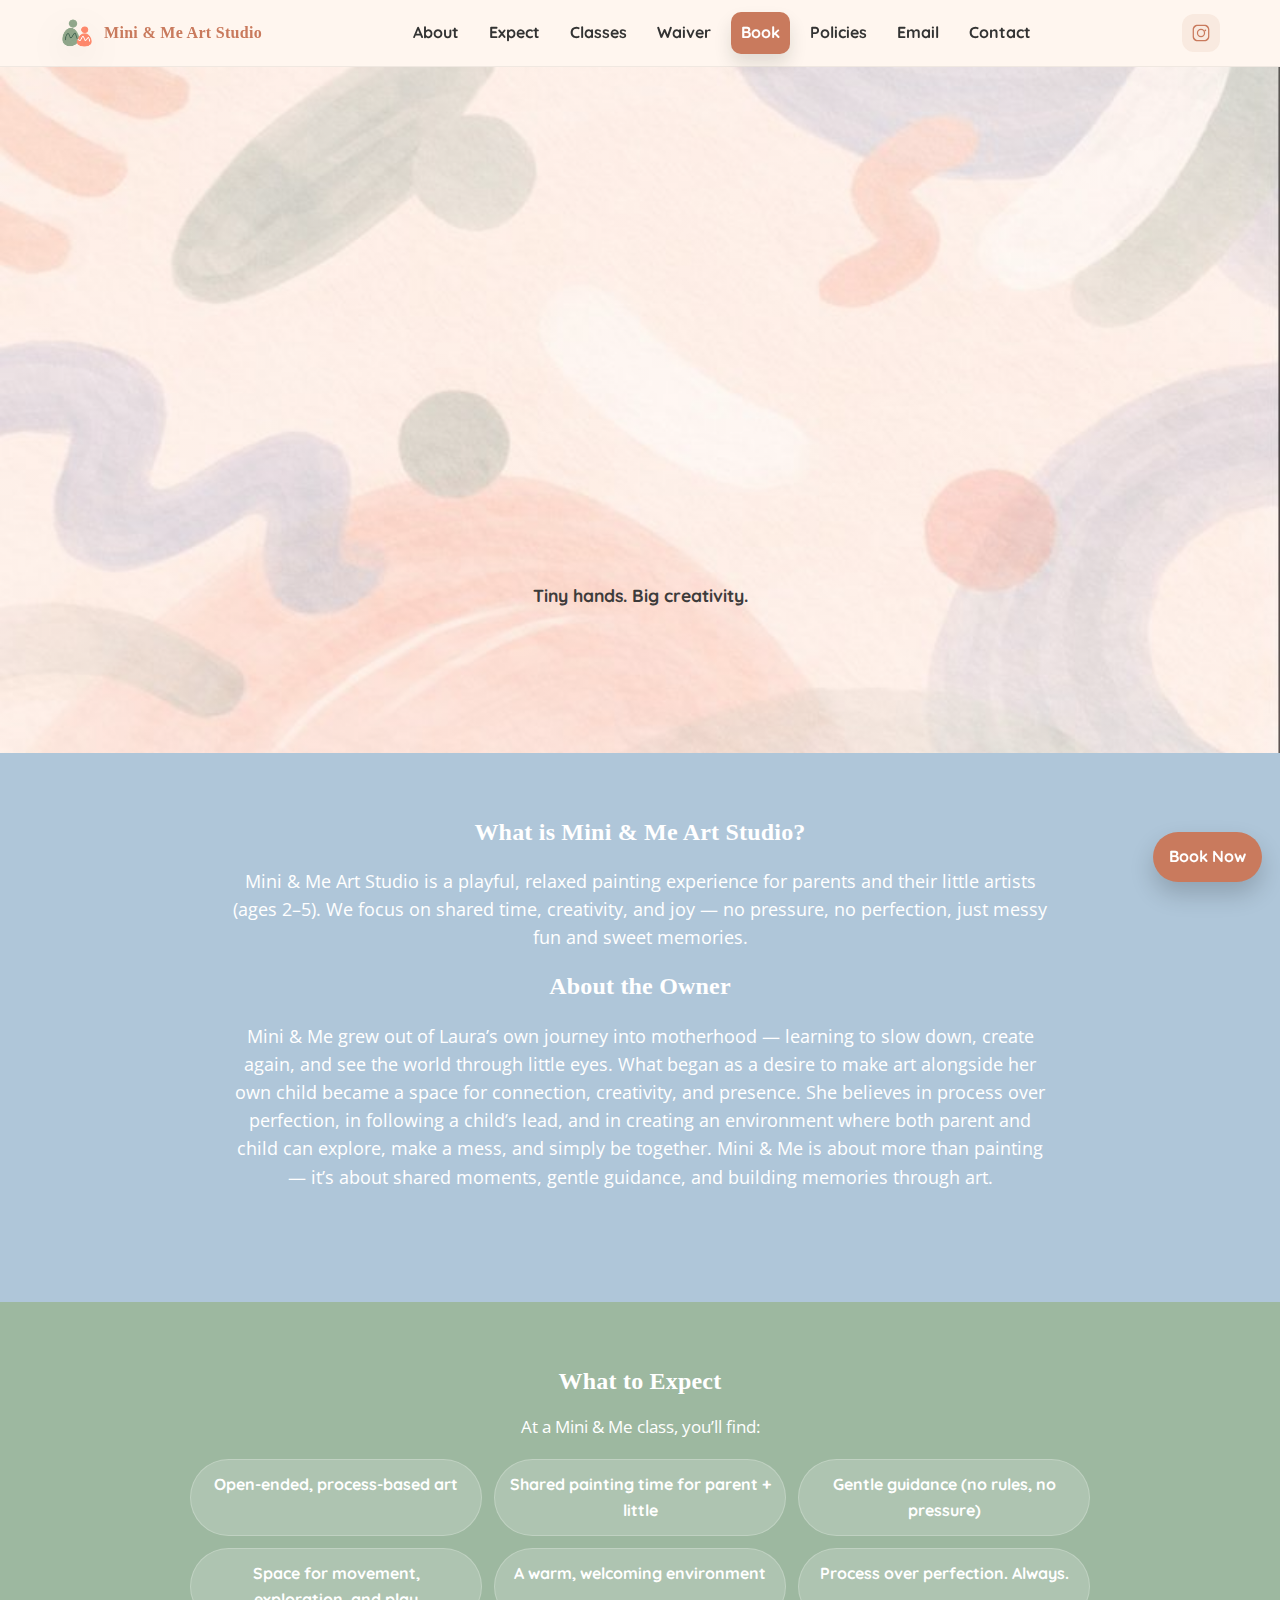
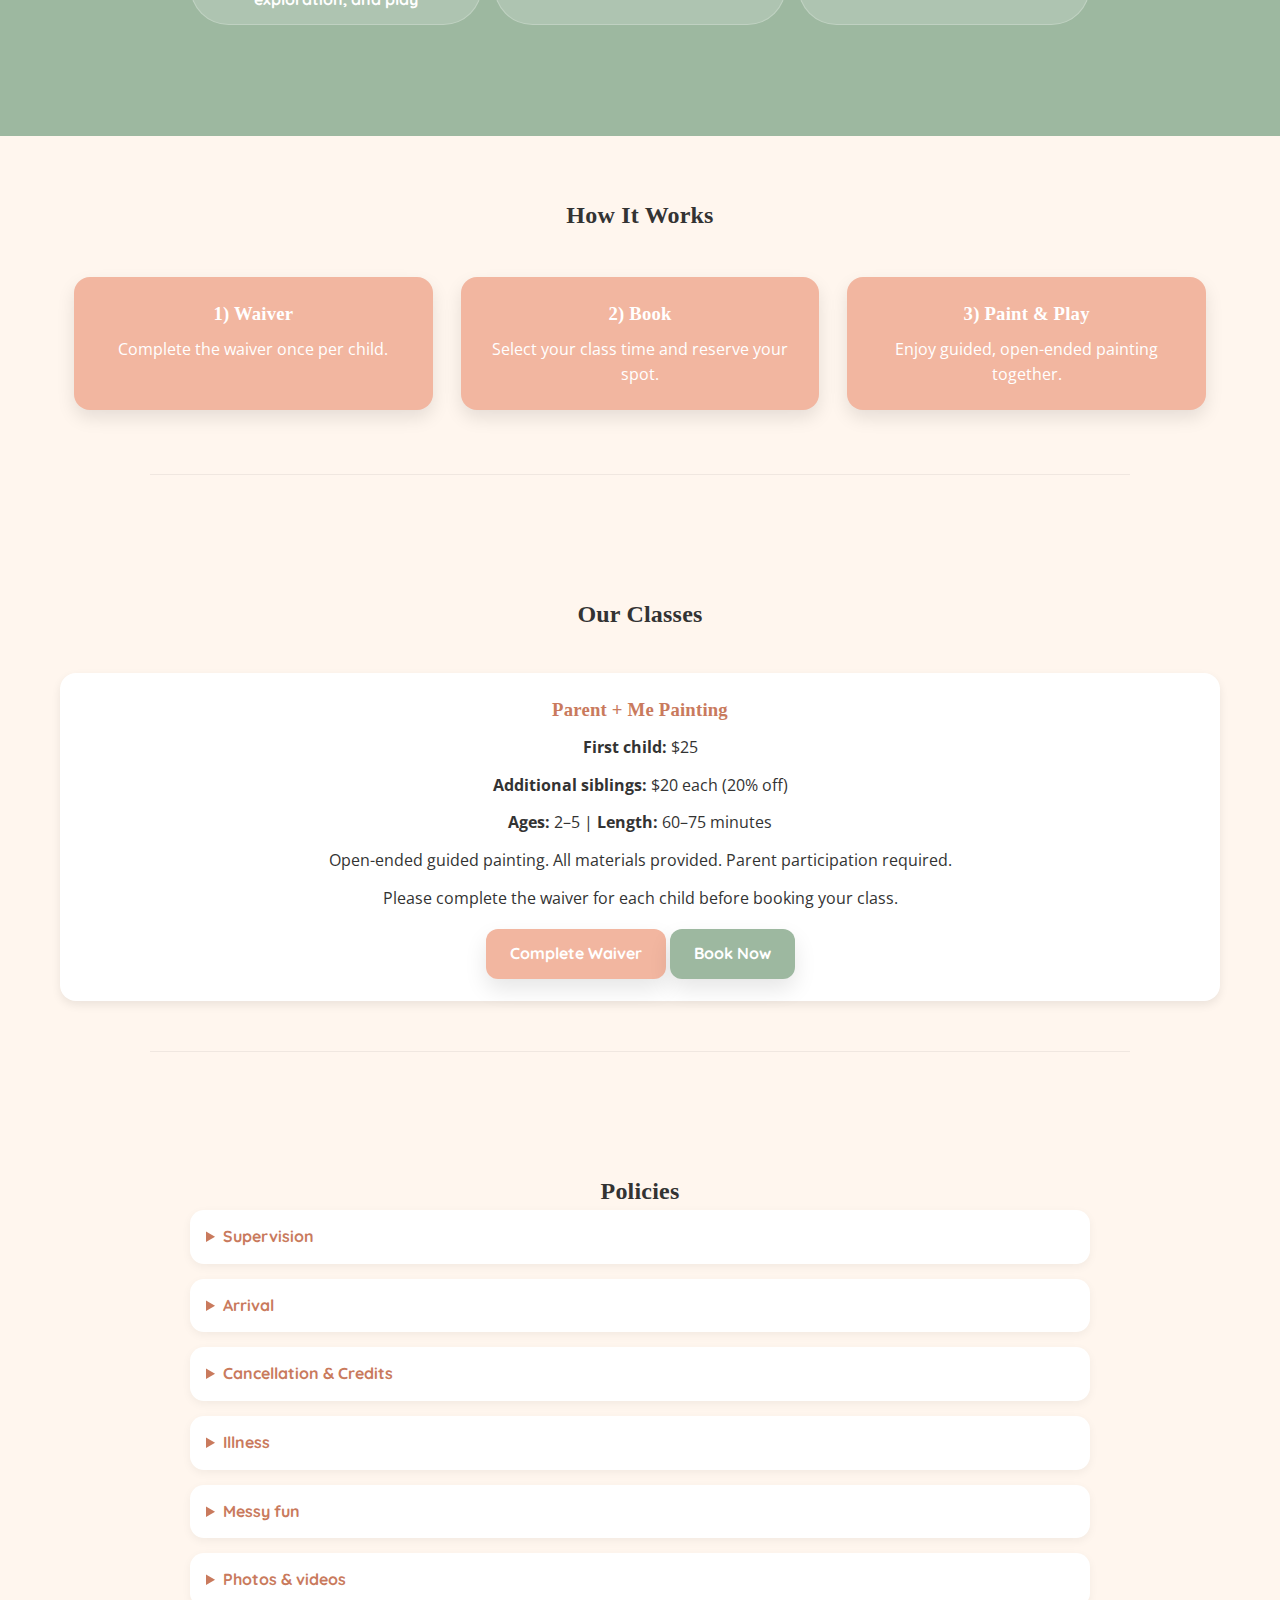
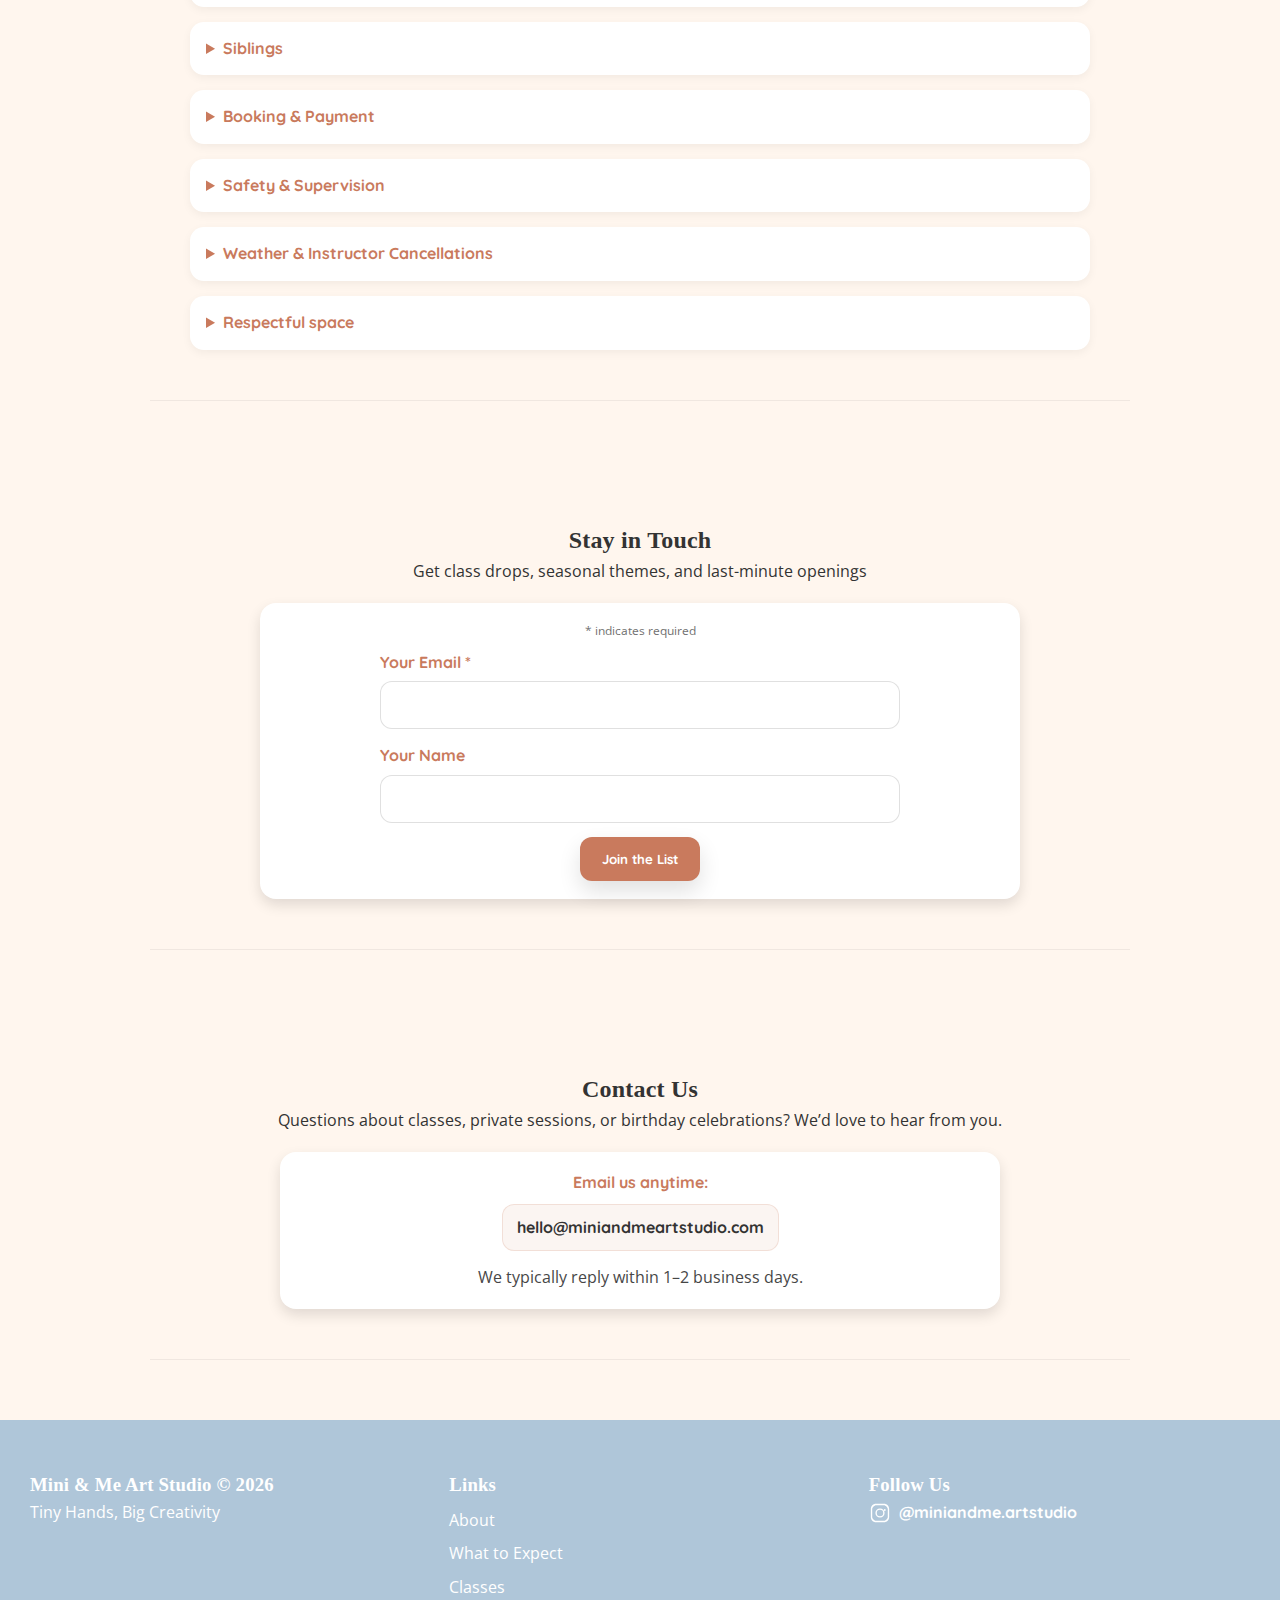
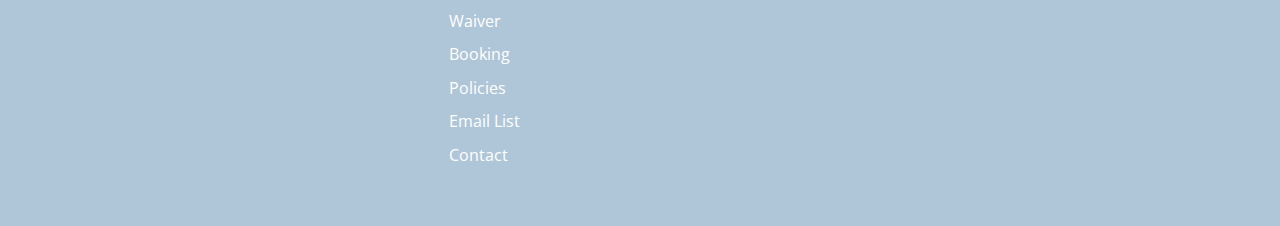
<file: index.html>
<!DOCTYPE html>
<html lang="en" id="top">
<head>
  <meta charset="UTF-8" />
  <meta name="viewport" content="width=device-width, initial-scale=1.0" />
  <title>Mini & Me Art Studio | A Parent + Me Painting Experience</title>

  <!-- Favicon -->
  <link rel="icon" href="favicon.ico" type="image/x-icon">
  
<!-- Apple Touch Icon -->
<link rel="apple-touch-icon" sizes="180x180" href="apple-touch-icon.png">
  
  <!-- Fonts -->
  <link href="https://fonts.googleapis.com/css2?family=Quicksand:wght@400;500;600;700&family=Open+Sans:wght@400;500;600;700&display=swap" rel="stylesheet">

  <style>
    /* COLORS */
    :root{
      --warm-cream:#FFF6EE;
      --soft-blush:#F2B6A0;
      --muted-sage:#9DB8A0;
      --dusty-sky:#AFC6D9;
      --clay:#C97A5D;
      --text:#333;
    }

    /* BASE */
    *{ box-sizing:border-box; margin:0; padding:0; }
    html{ scroll-behavior:smooth; }
    body{
      font-family:'Open Sans', system-ui, -apple-system, Segoe UI, Roboto, Arial, sans-serif;
      background:var(--warm-cream);
      color:var(--text);
      line-height:1.6;
    }
    a{ text-decoration:none; color:inherit; }
    h1,h2,h3{
      font-family:'Nordeco','Cormorant Garamond','Georgia',serif;
      letter-spacing:0.2px;
    }
    ul{ list-style:none; padding-left:0; }

    /* Accessibility helper */
    .sr-only{
      position:absolute;
      width:1px;height:1px;
      padding:0;margin:-1px;
      overflow:hidden;clip:rect(0,0,0,0);
      white-space:nowrap;border:0;
    }

    /* BUTTON */
    .btn{
      display:inline-block;
      padding:12px 24px;
      border-radius:12px;
      font-weight:700;
      cursor:pointer;
      transition:0.25s ease;
      font-family:'Quicksand', system-ui, -apple-system, Segoe UI, Roboto, Arial, sans-serif;
      box-shadow: 0 10px 22px rgba(0,0,0,0.10);
    }
    .btn-primary{ background:var(--soft-blush); color:#fff; }
    .btn-primary:hover{ background:var(--clay); transform:translateY(-1px); box-shadow:0 14px 30px rgba(0,0,0,0.14); }
    .btn-secondary{ background:var(--muted-sage); color:#fff; }
    .btn-secondary:hover{ background:var(--dusty-sky); transform:translateY(-1px); box-shadow:0 14px 30px rgba(0,0,0,0.14); }

    /* CONTAINERS */
    .container{ max-width:1200px; margin:0 auto; padding:60px 20px; }
    .section{ padding:60px 20px; }
    .text-center{ text-align:center; }

    /* TOP NAV */
    .topnav{
      position:sticky; top:0; z-index:999;
      background:rgba(255,246,238,0.90);
      backdrop-filter:blur(10px);
      border-bottom:1px solid rgba(0,0,0,0.06);
      transition: box-shadow 0.25s ease, background 0.25s ease;
    }
    .nav-inner{
      max-width:1200px; margin:0 auto; padding:12px 20px;
      display:flex; align-items:center; justify-content:space-between; gap:16px;
      transition: padding 0.25s ease;
    }

    /* Brand lockup */
    .brand{
      display:flex; align-items:center; gap:10px;
      color:var(--clay);
      line-height:1;
    }
    .logo-lockup img{
      height:34px; width:auto;
      filter: drop-shadow(0 10px 18px rgba(0,0,0,0.08));
      transition: transform 0.25s ease;
    }
    .logo-lockup span{
      font-family:'Nordeco','Cormorant Garamond','Georgia',serif;
      font-weight:800;
      letter-spacing:0.3px;
      transition: transform 0.25s ease, opacity 0.25s ease;
    }

    .nav-links{
      display:flex; align-items:center; gap:10px; flex-wrap:wrap;
      font-weight:700;
      font-family:'Quicksand', sans-serif;
    }
    .nav-links a{ padding:8px 10px; border-radius:10px; }
    .nav-links a:hover{ background:rgba(201,122,93,0.10); }

    .nav-cta{
      background:var(--clay);
      color:#fff !important;
      box-shadow:0 10px 18px rgba(0,0,0,0.12);
    }
    .nav-cta:hover{
      background:var(--soft-blush);
      box-shadow:0 14px 26px rgba(0,0,0,0.16);
    }

    /* Instagram icon in header */
    .ig-link{
      display:inline-flex;
      align-items:center;
      justify-content:center;
      width:38px;
      height:38px;
      border-radius:12px;
      color: var(--clay);
      background: rgba(201,122,93,0.10);
      transition: 0.25s ease;
      flex:0 0 auto;
    }
    .ig-link:hover{
      background: rgba(201,122,93,0.18);
      transform: translateY(-1px);
    }

    /* Nav shrink on scroll */
    .topnav.scrolled{
      background: rgba(255,246,238,0.96);
      box-shadow: 0 14px 30px rgba(0,0,0,0.10);
    }
    .topnav.scrolled .nav-inner{ padding:10px 20px; }
    .topnav.scrolled .logo-lockup img{ transform: scale(0.92); }
    .topnav.scrolled .logo-lockup span{ transform: translateY(-1px); }

    /* HERO (now uses hero-bg.jpg + overlay for readability) */
    .hero{
      position:relative;
      overflow:hidden;
      text-align:center;

      /* Mobile-friendly sizing */
      min-height: clamp(520px, 72vh, 760px);
      padding:96px 20px 84px;

      background: url("hero-bg.jpg") center/cover no-repeat;
      background-color: var(--warm-cream);
    }
    .hero::before{
      content:"";
      position:absolute;
      inset:0;
      background: linear-gradient(
        180deg,
        rgba(255,246,238,0.35) 0%,
        rgba(255,246,238,0.25) 55%,
        rgba(255,246,238,0.35) 100%
      );
      pointer-events:none;
      z-index:0;
    }
    .hero > *{ position:relative; z-index:1; }

    .hero-logo{
      width:min(420px, 84vw);
      height:auto;
      margin:0 auto 16px;
      display:block;
      filter: drop-shadow(0 14px 26px rgba(0,0,0,0.10));
    }
    .hero p{
      font-size:1.1rem;
      margin:0 auto 10px;
      max-width:820px;
    }
    .hero .tagline{
      font-family:'Quicksand', sans-serif;
      font-weight:700;
      opacity:0.95;
      margin-bottom:18px;
    }
    .hero .cta-row{
      display:flex;
      gap:12px;
      flex-wrap:wrap;
      justify-content:center;
    }

    /* Hero entrance animation */
    .hero .hero-logo,
    .hero p,
    .hero .cta-row{
      opacity:0;
      transform:translateY(8px);
      animation: heroIn 0.8s ease forwards;
    }
    .hero .hero-logo{ animation-delay:0.05s; }
    .hero p:nth-of-type(1){ animation-delay:0.18s; }
    .hero p.tagline{ animation-delay:0.28s; }
    .hero .cta-row{ animation-delay:0.40s; }
    @keyframes heroIn{
      to{ opacity:1; transform:translateY(0); }
    }

    /* ABOUT */
    .about{
      background:var(--dusty-sky);
      color:#fff;
      display:flex;
      flex-direction:column;
      align-items:center;
      text-align:center;
    }
    .about p{ max-width:820px; margin-top:16px; font-size:1.1rem; }

    /* EXPECT */
    .expect{
      background:var(--muted-sage);
      color:#fff;
      display:flex;
      flex-direction:column;
      align-items:center;
      text-align:center;
    }
    .expect p{ max-width:820px; margin-top:14px; font-size:1.05rem; }
    .expect-grid{
      display:grid;
      grid-template-columns:repeat(auto-fit, minmax(240px, 1fr));
      gap:12px;
      margin-top:18px;
      width:100%;
      max-width:900px;
    }
    .pill{
      background:rgba(255,255,255,0.18);
      border:1px solid rgba(255,255,255,0.22);
      border-radius:999px;
      padding:12px 14px;
      font-weight:800;
      font-family:'Quicksand', sans-serif;
    }

    /* CLASSES */
    .classes{
      display:grid;
      grid-template-columns:repeat(auto-fit, minmax(260px, 1fr));
      gap:30px;
      margin-top:40px;
    }
    .class-card{
      background:#fff;
      border-radius:16px;
      padding:22px;
      box-shadow:0 4px 10px rgba(0,0,0,0.08);
      text-align:center;
      transition:transform 0.2s ease, box-shadow 0.2s ease;
    }
    .class-card:hover{
      transform:translateY(-4px);
      box-shadow:0 12px 22px rgba(0,0,0,0.12);
    }
    .class-card h3{ margin-bottom:10px; color:var(--clay); }
    .class-card p{ margin-bottom:12px; }
    .class-card p:last-of-type{ margin-bottom:18px; }

    /* STEPS */
    .steps-wrap{
      display:flex;
      flex-wrap:wrap;
      justify-content:space-around;
      margin-top:28px;
    }
    .step{
      flex:1 1 220px;
      margin:14px;
      background:var(--soft-blush);
      padding:22px;
      border-radius:16px;
      color:#fff;
      text-align:center;
      box-shadow:0 8px 18px rgba(0,0,0,0.10);
      transition:transform 0.2s ease, box-shadow 0.2s ease;
    }
    .step:hover{
      transform:translateY(-4px);
      box-shadow:0 14px 26px rgba(0,0,0,0.14);
    }
    .step h3{ margin-bottom:8px; }

    /* FAQ / POLICIES */
    .faq{ max-width:900px; margin:0 auto; }
    .faq-item{
      margin-bottom:15px;
      background:#fff;
      border-radius:14px;
      padding:14px 16px;
      box-shadow:0 3px 10px rgba(0,0,0,0.05);
      transition:transform 0.2s ease, box-shadow 0.2s ease;
    }
    .faq-item:hover{
      transform:translateY(-2px);
      box-shadow:0 10px 22px rgba(0,0,0,0.10);
    }
    .faq-item summary{
      font-weight:800;
      cursor:pointer;
      color:var(--clay);
      font-family:'Quicksand', sans-serif;
    }
    .faq-item p{ margin-top:10px; }

    /* BOOKING */
    .booking{
      background:var(--clay);
      color:#fff;
      text-align:center;
      padding:80px 20px;
      border-radius:16px;
      max-width:1100px;
      margin:0 auto;
      box-shadow:0 14px 30px rgba(0,0,0,0.14);
    }
    .booking h2{ margin-bottom:8px; }
    .booking p{ margin-bottom:16px; }

    /* EMBEDS */
    .embed-card{
      background:#fff;
      border-radius:16px;
      padding:18px;
      max-width:950px;
      margin:18px auto 0;
      box-shadow:0 6px 14px rgba(0,0,0,0.12);
      transition:transform 0.2s ease, box-shadow 0.2s ease;
    }
    .embed-card:hover{
      transform:translateY(-2px);
      box-shadow:0 12px 22px rgba(0,0,0,0.14);
    }
    .embed-title{ color:var(--clay); margin-bottom:10px; }

    /* CONTACT */
    .contact-note{
      font-family:'Quicksand',sans-serif;
      font-weight:800;
      color:var(--clay);
      margin-bottom:8px;
    }
    .contact-email{
      display:inline-block;
      padding:10px 14px;
      border-radius:12px;
      background: rgba(201,122,93,0.08);
      border: 1px solid rgba(201,122,93,0.18);
      font-weight:800;
      font-family:'Quicksand',sans-serif;
    }
    .contact-email:hover{
      background: rgba(201,122,93,0.12);
      transform: translateY(-1px);
    }

    /* MAILCHIMP THEME */
    .mc-theme{ text-align:center; }
    .mc-theme .indicates-required{ font-size:12px; opacity:0.7; margin-bottom:10px; }
    .mc-theme label{
      display:block;
      text-align:left;
      max-width:520px;
      margin:0 auto 6px;
      font-weight:800;
      color:var(--clay);
      font-family:'Quicksand', sans-serif;
    }
    .mc-theme input[type="email"],
    .mc-theme input[type="text"]{
      width:90%;
      max-width:520px;
      padding:12px 14px;
      border-radius:12px;
      border:1px solid rgba(0,0,0,0.12);
      margin:0 auto 14px;
      font-size:16px;
      font-family:'Open Sans', sans-serif;
      outline:none;
    }
    .mc-theme input[type="email"]:focus,
    .mc-theme input[type="text"]:focus{
      border-color:var(--clay);
      box-shadow:0 0 0 4px rgba(201,122,93,0.15);
    }
    .mc-theme .button,
    .mc-theme input[type="submit"]{
      background:var(--clay);
      color:#fff;
      border:none;
      border-radius:12px;
      padding:14px 22px;
      font-weight:900;
      cursor:pointer;
      font-family:'Quicksand', sans-serif;
      transition:0.25s ease;
      box-shadow:0 10px 22px rgba(0,0,0,0.12);
    }
    .mc-theme .button:hover,
    .mc-theme input[type="submit"]:hover{
      background:var(--soft-blush);
      transform:translateY(-1px);
      box-shadow:0 14px 30px rgba(0,0,0,0.16);
    }
    #mce-error-response, #mce-success-response{
      max-width:520px;
      margin:8px auto 0;
      text-align:left;
      font-size:14px;
    }

    /* FOOTER */
    footer{
      background:var(--dusty-sky);
      color:#fff;
      padding:40px 20px;
      display:flex;
      flex-wrap:wrap;
      justify-content:space-between;
      gap:18px;
    }
    footer a{ color:#fff; }
    footer .footer-col{ flex:1 1 220px; margin:10px; }
    footer li{ margin:8px 0; }

    /* FLOATING BOOK BUTTON */
    .float-book{
      position:fixed;
      right:18px;
      bottom:18px;
      background:var(--clay);
      color:#fff;
      padding:12px 16px;
      border-radius:999px;
      font-weight:900;
      box-shadow:0 12px 24px rgba(0,0,0,0.18);
      z-index:999;
      font-family:'Quicksand', sans-serif;
    }
    .float-book:hover{ background:var(--soft-blush); }

    /* RESPONSIVE */
    @media(max-width:768px){
      .steps-wrap{ flex-direction:column; align-items:center; }
      .booking{ padding:60px 16px; }
      .embed-card{ padding:12px; }
      .nav-links{ gap:8px; font-size:14px; }
      .logo-lockup img{ height:28px; }
      .logo-lockup span{ font-size:15px; }
      .ig-link{ width:34px; height:34px; border-radius:11px; }

      /* Hero mobile tuning */
      .hero{
        padding:78px 16px 68px;
        min-height: 520px;
        background-position: 55% center; /* nudges composition nicely on phones */
      }
      .hero p{ font-size:1.03rem; }
    }

    @media(max-width:420px){
      .hero{ background-position: 58% center; }
      .hero-logo{ width:min(360px, 86vw); }
    }

    /* Soft section separators */
    .section, .container{ position:relative; }
    .section::after{
      content:"";
      display:block;
      height:1px;
      max-width:980px;
      margin:50px auto 0;
      background:rgba(0,0,0,0.06);
    }

    /* Make embeds feel more “native” */
   /* iframe{ border-radius:14px !important; }
    .calendly-inline-widget{ border-radius:14px; overflow:hidden; } */
  </style> 
</head>

<body>

  <!-- TOP NAV -->
  <header class="topnav">
    <div class="nav-inner">

      <!-- Brand lockup -->
      <a class="brand logo-lockup" href="#top" aria-label="Mini & Me Art Studio home">
        <img src="icon-mark.png" alt="Mini & Me Art Studio icon">
        <span>Mini &amp; Me Art Studio</span>
      </a>

      <nav class="nav-links" aria-label="Site">
        <a href="#about">About</a>
        <a href="#expect">Expect</a>
        <a href="#classes">Classes</a>
        <a href="https://form.jotform.com/260195919445163" target="_blank" rel="noopener noreferrer">Waiver</a>
        <a href="https://bookwhen.com/minimeartstudio" target="_blank" rel="noopener noreferrer" class="nav-cta">Book</a>
        <a href="#policies">Policies</a>
        <a href="#email">Email</a>
        <a href="#contact">Contact</a>
      </nav>

      <!-- IG -->
      <a class="ig-link" href="https://www.instagram.com/miniandme.artstudio" target="_blank" aria-label="Instagram">
        <svg xmlns="http://www.w3.org/2000/svg" width="20" height="20" fill="currentColor" viewBox="0 0 24 24">
          <path d="M7.75 2h8.5C19.55 2 22 4.45 22 7.75v8.5C22 19.55 19.55 22 16.25 22h-8.5C4.45 22 2 19.55 2 16.25v-8.5C2 4.45 4.45 2 7.75 2zm0 1.5C5.96 3.5 3.5 5.96 3.5 7.75v8.5c0 1.79 2.46 4.25 4.25 4.25h8.5c1.79 0 4.25-2.46 4.25-4.25v-8.5c0-1.79-2.46-4.25-4.25-4.25h-8.5zM12 7a5 5 0 1 1 0 10 5 5 0 0 1 0-10zm0 1.5a3.5 3.5 0 1 0 0 7 3.5 3.5 0 0 0 0-7zm5.25-.75a1 1 0 1 1 0 2 1 1 0 0 1 0-2z"/>
        </svg>
      </a>
    </div>
  </header>

  <!-- HERO -->
  <section class="hero">
    <h1 class="sr-only">Mini & Me Art Studio</h1>

    <img class="hero-logo" src="logo-transparent.png" alt="Mini & Me Art Studio logo">

    <p>A Parent + Me painting experience for connection, play, and fun.</p>
    <p class="tagline">Tiny hands. Big creativity.</p>

    <div class="cta-row">
      <a href="https://form.jotform.com/260195919445163" target="_blank" rel="noopener noreferrer" class="btn btn-primary">Complete Waiver</a>
      <a href="https://bookwhen.com/minimeartstudio" target="_blank" class="btn btn-secondary">Book a Class</a>
    </div>
  </section>

  <!-- ABOUT -->
  <section id="about" class="about section">
    <h2>What is Mini &amp; Me Art Studio?</h2>
    <p>
      Mini &amp; Me Art Studio is a playful, relaxed painting experience for parents and their little artists (ages 2–5).
      We focus on shared time, creativity, and joy — no pressure, no perfection, just messy fun and sweet memories.
    </p>

    <p></p>

    <h2>About the Owner</h2>
    <p>
      Mini &amp; Me grew out of Laura’s own journey into motherhood — learning to slow down, create again, and see the world through little eyes.
      What began as a desire to make art alongside her own child became a space for connection, creativity, and presence.
      She believes in process over perfection, in following a child’s lead, and in creating an environment where both parent and child can explore,
      make a mess, and simply be together. Mini &amp; Me is about more than painting — it’s about shared moments, gentle guidance, and building memories through art.
    </p>
  </section>

  <!-- WHAT TO EXPECT -->
  <section id="expect" class="expect section">
    <h2>What to Expect</h2>
    <p>At a Mini &amp; Me class, you’ll find:</p>
    <div class="expect-grid">
      <div class="pill">Open-ended, process-based art</div>
      <div class="pill">Shared painting time for parent + little</div>
      <div class="pill">Gentle guidance (no rules, no pressure)</div>
      <div class="pill">Space for movement, exploration, and play</div>
      <div class="pill">A warm, welcoming environment</div>
      <div class="pill">Process over perfection. Always.</div>
    </div>
  </section>

  <!-- HOW IT WORKS -->
  <section class="section container text-center">
    <h2>How It Works</h2>
    <div class="steps-wrap">
      <div class="step">
        <h3>1) Waiver</h3>
        <p>Complete the waiver once per child.</p>
      </div>
      <div class="step">
        <h3>2) Book</h3>
        <p>Select your class time and reserve your spot.</p>
      </div>
      <div class="step">
        <h3>3) Paint &amp; Play</h3>
        <p>Enjoy guided, open-ended painting together.</p>
      </div>
    </div>
  </section>

  <!-- CLASSES -->
  <section id="classes" class="section container">
    <h2 class="text-center">Our Classes</h2>
    <div class="classes">
      <div class="class-card">
        <h3>Parent + Me Painting</h3>
        <p><strong>First child:</strong> $25</p>
        <p><strong>Additional siblings:</strong> $20 each (20% off)</p>
        <p><strong>Ages:</strong> 2–5 | <strong>Length:</strong> 60–75 minutes</p>
        <p>Open-ended guided painting. All materials provided. Parent participation required.</p>
        <p>Please complete the waiver for each child before booking your class.</p>
        <a href="https://form.jotform.com/260195919445163" target="_blank" rel="noopener noreferrer" class="btn btn-primary">Complete Waiver</a>
        <a href="https://bookwhen.com/minimeartstudio" target="_blank" rel="noopener noreferrer" class="btn btn-secondary"> Book Now </a>
      </div>
    </div>
  </section>

  <!-- WAIVER (JOTFORM) -->
  <!--<section id="waiver" class="section container text-center">
    <h2>Waiver</h2>
    <p>Please complete the waiver for each child before booking your class.</p>

    <div class="embed-card">
      <h3 class="embed-title">Parent/Guardian Waiver</h3>
      <iframe
        src="https://form.jotform.com/260195919445163"
        width="100%"
        height="820"
        frameborder="0"
        style="border:0; border-radius:12px;"
        scrolling="auto">
      </iframe>

      <div style="margin-top:18px;">
        <a href="#booking" class="btn btn-primary">Continue to Booking →</a>
      </div>
    </div>
  </section> -->

  <!-- BOOKING (BOOKWHEN) -->
<!--  <section id="booking" class="section container">
    <div class="booking">
      <h2>Reserve Your Spot</h2>
      <p>Classes are intentionally small — book early!</p>

     <div class="embed-card">
  <h3 class="embed-title">Book a Class</h3>
  <iframe 
    src="https://bookwhen.com/minimeartstudio/iframe"
    style="width:100%; min-height:850px; border:0; border-radius:14px;"
    loading="lazy"
    allowfullscreen>
  </iframe>
</div>
    </div>
  </section> -->

  <!-- POLICIES -->
  <section id="policies" class="section container">
    <h2 class="text-center">Policies</h2>
    <div class="faq">
      <details class="faq-item">
        <summary>Supervision</summary>
        <p>A parent or guardian must stay and participate with their child (ages 2–5) for the entire class and supervise at all times.</p> 
        <p>This is not a drop-off class.</p>
      </details>
      <details class="faq-item">
        <summary>Arrival</summary>
        <p>Please arrive 5–10 minutes early to get settled. Late arrivals may miss instructions and won’t extend class time.</p>
      </details>
      <details class="faq-item">
        <summary>Cancellation &amp; Credits</summary>
        <p>Classes are non-refundable. If you’re unable to attend, contact us as soon as possible — credits may be issued for illness or emergency when notice is given with at least 24 hours notice.</p> 
        <p>No-shows or cancellations within 24 hours are not eligible for credit.</p>
      </details>
      <details class="faq-item">
        <summary>Illness</summary>
        <p>To help keep our community healthy:</p>
        <p>Please do not attend if you or your child has a fever, vomiting, diarrhea, or a contagious illness within the last 24 hours.</p>
        <p>If illness comes up unexpectedly, reach out as soon as possible.</p>
      </details>
      <details class="faq-item">
        <summary>Messy fun</summary>
        <p>We use washable, non-toxic materials, but paint can stain. Wear clothes you don’t mind getting messy — aprons are provided.</p>
      </details>
      <details class="faq-item">
        <summary>Photos &amp; videos</summary>
        <p>We may take occasional photos/videos for marketing. If you prefer not to be photographed, please let us know (and select “No” on the waiver if available).</p>
      </details>
      <details class="faq-item">
        <summary>Siblings</summary>
        <p>Each child must be registered.</p>
        <p>Sibling add-ons are available for select classes.</p>
        <p>Please note that each child must be supervised by an adult at all times.</p>
      </details>
       <details class="faq-item">
        <summary>Booking &amp; Payment</summary>
        <p>All classes must be booked and paid for in advance.</p>
        <p>Spots are limited to keep classes small and intentional.</p>
        <p>Your spot is reserved once payment is received.</p>
      </details>
       <details class="faq-item">
        <summary>Safety &amp; Supervision</summary>
        <p>Adults are responsible for their child’s safety and behavior at all times.</p>
        <p>Please help keep materials out of mouths and ensure respectful use of shared supplies.</p>
        <p>Mini & Me Art Studio is not liable for injuries that may occur during class.</p>
      </details>
      <details class="faq-item">
        <summary>Weather &amp; Instructor Cancellations</summary>
        <p>In the rare event that Mini & Me must cancel a class, you will be offered a full refund or class credit.</p>
        <p>Weather-related decisions will be communicated via email and Instagram.</p>
      </details>
        <details class="faq-item">
        <summary>Respectful space</summary>
          <p>Mini & Me Art Studio is a warm, inclusive space.</p>
        <p>Please be kind to other families, children, and the environment.</p>
        <p>We reserve the right to end a class early if behavior becomes unsafe or disruptive.</p>
      </details>
    </div>
  </section>

  <!-- EMAIL (MAILCHIMP) -->
  <section id="email" class="section container text-center">
    <h2>Stay in Touch</h2>
    <p>Get class drops, seasonal themes, and last-minute openings</p>

    <div class="embed-card mc-theme" style="max-width:760px;">
      <div id="mc_embed_shell">
        <div id="mc_embed_signup">
          <form action="https://gmail.us17.list-manage.com/subscribe/post?u=3923cd34aa6706fb6e6e77d78&amp;id=f2825af5ca&amp;f_id=00e9c3e1f0"
            method="post"
            id="mc-embedded-subscribe-form"
            name="mc-embedded-subscribe-form"
            class="validate"
            target="_self"
            novalidate="">
            <div id="mc_embed_signup_scroll">
              <div class="indicates-required"><span class="asterisk">*</span> indicates required</div>

              <div class="mc-field-group">
                <label for="mce-EMAIL">Your Email <span class="asterisk">*</span></label>
                <input type="email" name="EMAIL" class="required email" id="mce-EMAIL" required="" value="">
              </div>

              <div class="mc-field-group">
                <label for="mce-FNAME">Your Name</label>
                <input type="text" name="FNAME" class="text" id="mce-FNAME" value="">
              </div>

              <div id="mce-responses" class="clear foot">
                <div class="response" id="mce-error-response" style="display:none;"></div>
                <div class="response" id="mce-success-response" style="display:none;"></div>
              </div>

              <div aria-hidden="true" style="position:absolute; left:-5000px;">
                <input type="text" name="b_3923cd34aa6706fb6e6e77d78_f2825af5ca" tabindex="-1" value="">
              </div>

              <div class="optionalParent">
                <div class="clear foot">
                  <input type="submit" name="subscribe" id="mc-embedded-subscribe" class="button" value="Join the List">
                </div>
              </div>

            </div>
          </form>
        </div>
      </div>
    </div>
  </section>

 <!-- CONTACT (EMAIL ONLY) -->
  <section id="contact" class="section container text-center">
    <h2>Contact Us</h2>
    <p>Questions about classes, private sessions, or birthday celebrations? We’d love to hear from you.</p>

    <div class="embed-card" style="max-width:720px;">
      <p class="contact-note">Email us anytime:</p>
      <a class="contact-email" href="mailto:hello@miniandmeartstudio.com">
        hello@miniandmeartstudio.com
      </a>
      <p style="margin-top:14px; opacity:0.9;">
        We typically reply within 1–2 business days.
      </p>
    </div>
  </section>

  <!-- FOOTER -->
  <footer>
    <div class="footer-col">
      <h3>Mini &amp; Me Art Studio © 2026</h3>
      <p>Tiny Hands, Big Creativity</p>
    </div>

    <div class="footer-col">
      <h3>Links</h3>
      <ul>
        <li><a href="#about">About</a></li>
        <li><a href="#expect">What to Expect</a></li>
        <li><a href="#classes">Classes</a></li>
        <li><a href="https://form.jotform.com/260195919445163" target="_blank" rel="noopener noreferrer">Waiver</a></li>
        <li><a href="https://bookwhen.com/minimeartstudio" target="_blank" rel="noopener noreferrer">Booking</a></li>
        <li><a href="#policies">Policies</a></li>
        <li><a href="#email">Email List</a></li>
        <li><a href="#contact">Contact</a></li>
      </ul>
    </div>

    <div class="footer-col">
      <h3>Follow Us</h3>
      <a href="https://www.instagram.com/miniandme.artstudio" target="_blank"
         style="display:inline-flex; align-items:center; gap:8px; font-weight:800; font-family:'Quicksand',sans-serif;">
        <svg xmlns="http://www.w3.org/2000/svg" width="22" height="22" fill="white" viewBox="0 0 24 24">
          <path d="M7.75 2h8.5C19.55 2 22 4.45 22 7.75v8.5C22 19.55 19.55 22 16.25 22h-8.5C4.45 22 2 19.55 2 16.25v-8.5C2 4.45 4.45 2 7.75 2zm0 1.5C5.96 3.5 3.5 5.96 3.5 7.75v8.5c0 1.79 2.46 4.25 4.25 4.25h8.5c1.79 0 4.25-2.46 4.25-4.25v-8.5c0-1.79-2.46-4.25-4.25-4.25h-8.5zM12 7a5 5 0 1 1 0 10 5 5 0 0 1 0-10zm0 1.5a3.5 3.5 0 1 0 0 7 3.5 3.5 0 0 0 0-7zm5.25-.75a1 1 0 1 1 0 2 1 1 0 0 1 0-2z"/>
        </svg>
        @miniandme.artstudio
      </a>
    </div>
  </footer>

  <!-- FLOATING BOOK BUTTON -->
  <a class="float-book" href="https://bookwhen.com/minimeartstudio" target="_blank" rel="noopener noreferrer">Book Now</a>

  <!-- Nav scroll behavior -->
  <script>
    const header = document.querySelector(".topnav");
    const onScroll = () => {
      if (window.scrollY > 18) header.classList.add("scrolled");
      else header.classList.remove("scrolled");
    };
    window.addEventListener("scroll", onScroll, { passive: true });
    onScroll();
  </script>

</body>
</html>
</file>
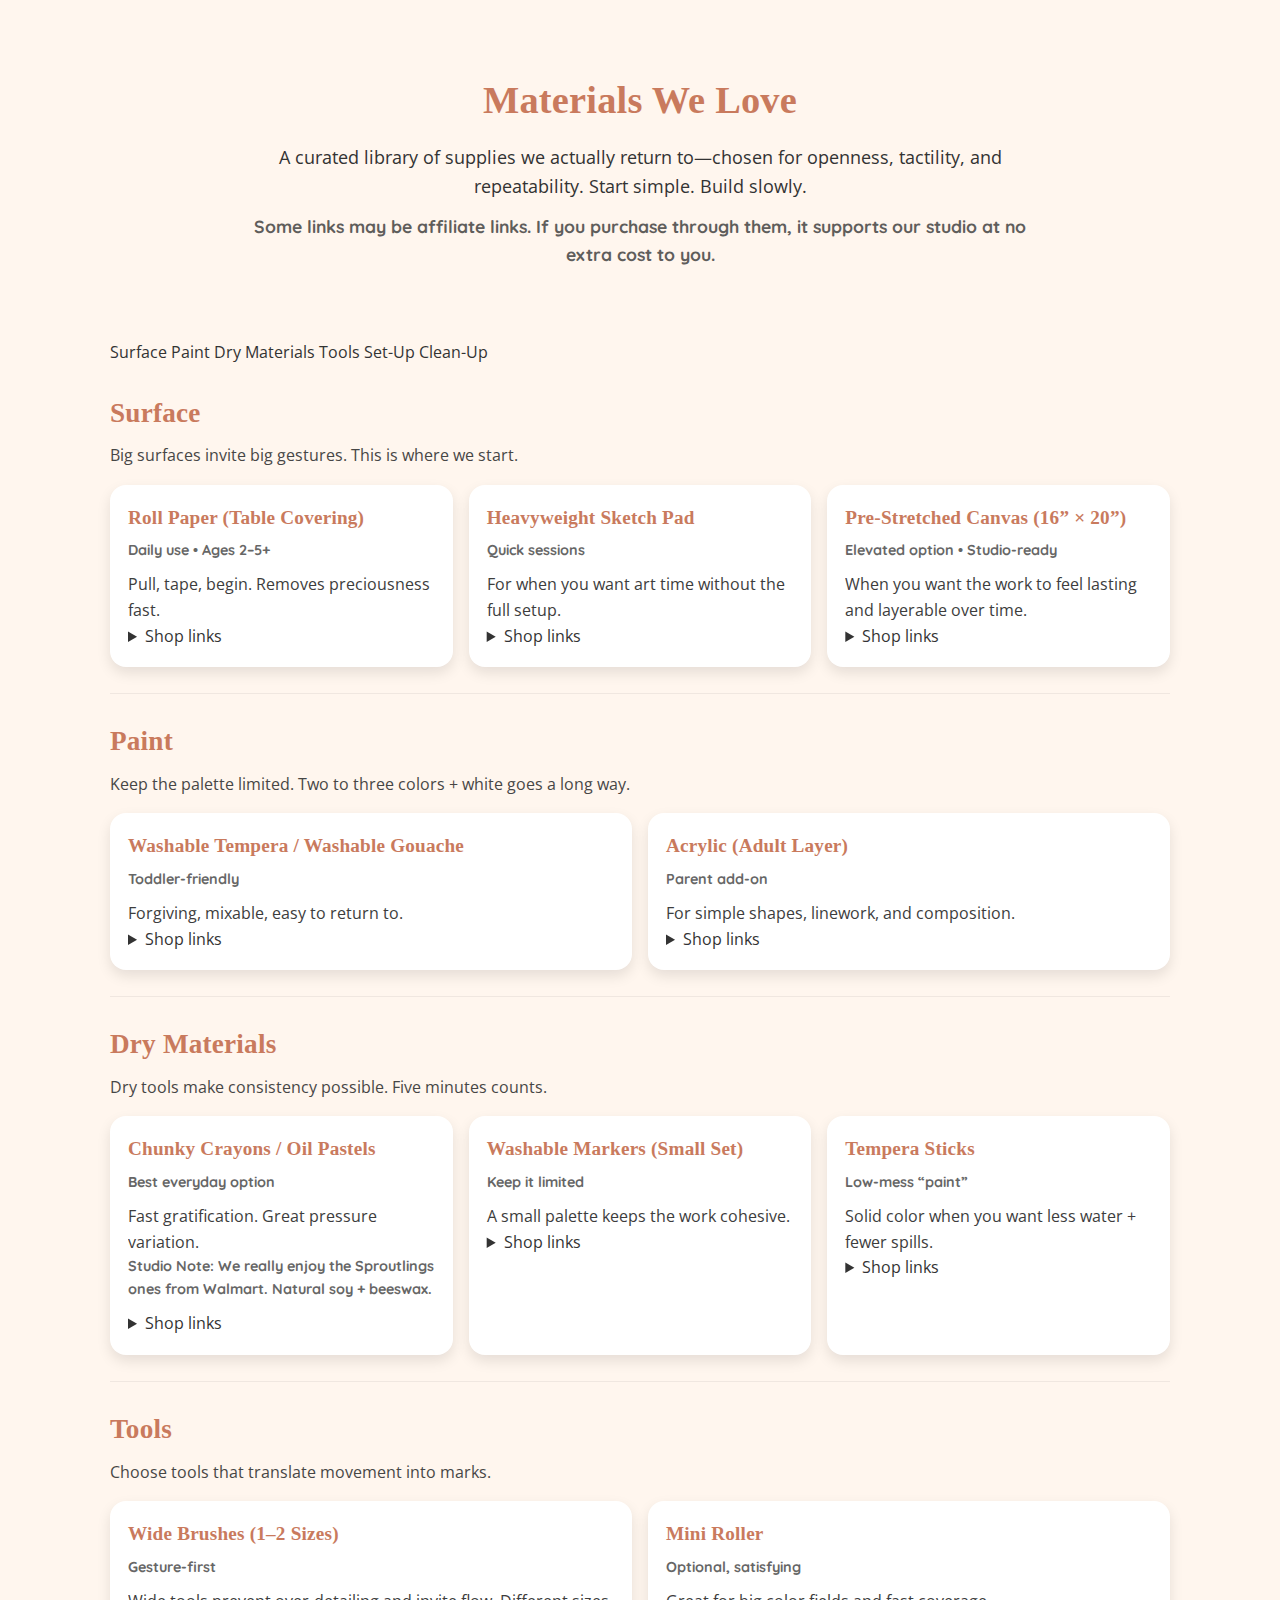
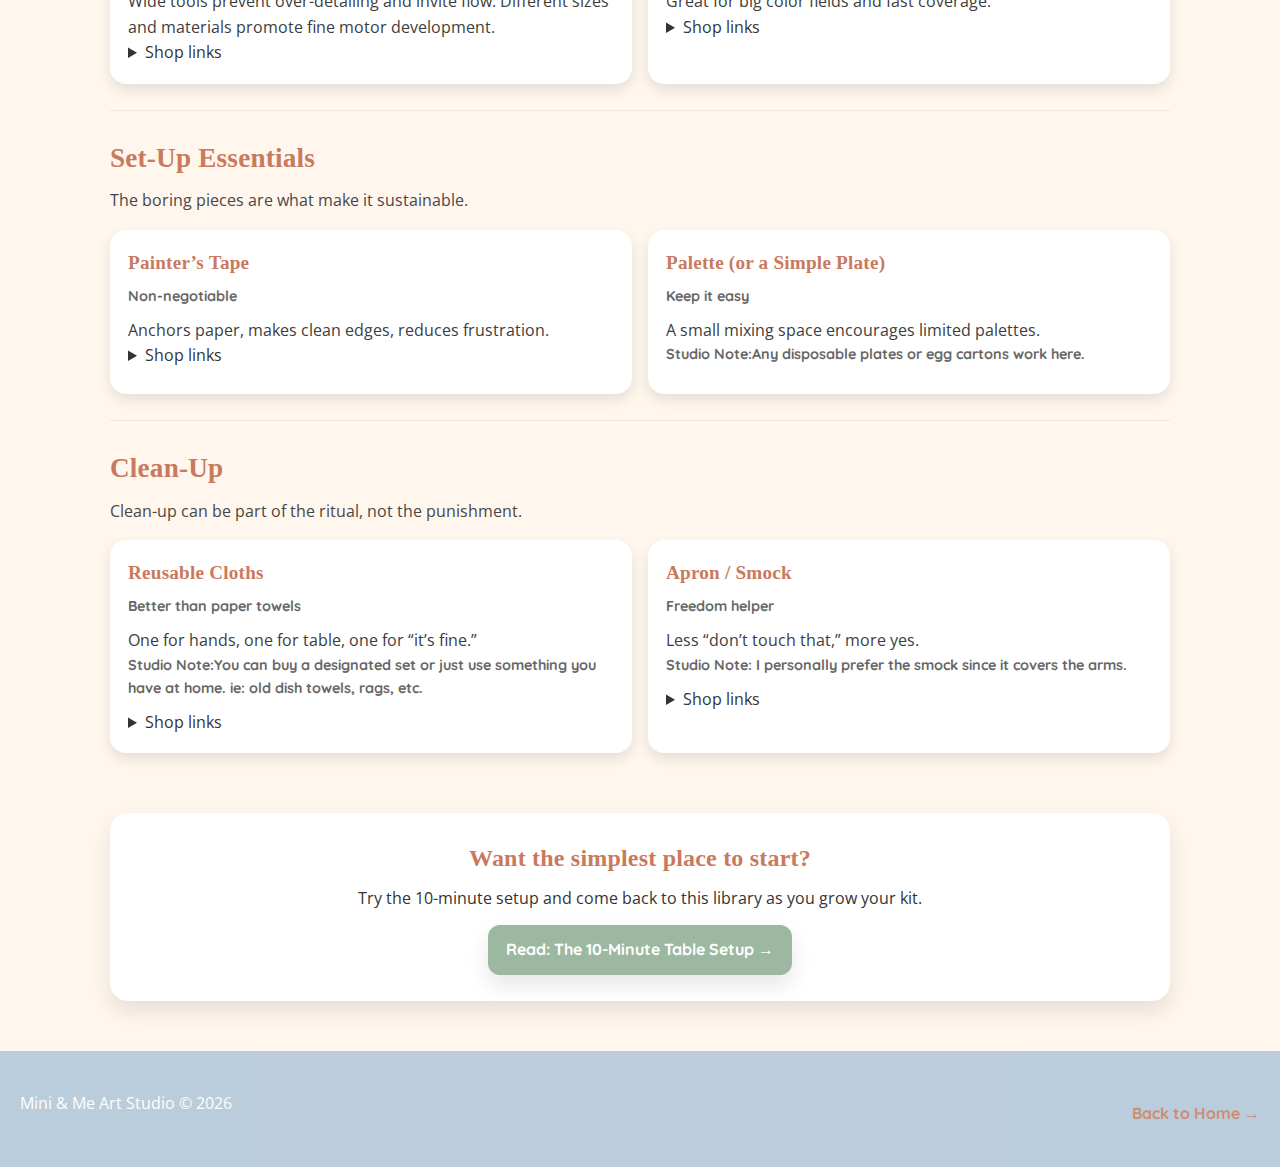
<file: materials/index.html>
<!DOCTYPE html>
<html lang="en" id="top">
<head>
  <meta charset="UTF-8" />
  <meta name="viewport" content="width=device-width, initial-scale=1.0" />
  <title>Materials | Mini & Me Art Studio</title>

  <link rel="icon" href="../favicon.ico" type="image/x-icon">
  <link rel="apple-touch-icon" sizes="180x180" href="../apple-touch-icon.png">

  <link href="https://fonts.googleapis.com/css2?family=Quicksand:wght@400;500;600;700&family=Open+Sans:wght@400;500;600;700&display=swap" rel="stylesheet">

  <link rel="stylesheet" href="/styles.css">
  <link rel="stylesheet" href="/materials/materials.css">
</head>

<body id="top">

  <!-- Back to top button -->
  <a href="#top" class="back-to-top" aria-label="Back to top">↑</a>

  <!-- SITE HEADER (injected by /main.js) -->
  <div id="site-header"></div>

  <section class="page-hero">
    <h1>Materials We Love</h1>
    <p>
      A curated library of supplies we actually return to—chosen for openness, tactility, and repeatability.
      Start simple. Build slowly.
    </p>
    <p class="small-note">
      Some links may be affiliate links. If you purchase through them, it supports our studio at no extra cost to you.
    </p>
  </section>

  <main class="container">

    <!-- Simple section nav (replaces pills) -->
    <nav class="section-nav" aria-label="Materials sections">
      <a href="#surface">Surface</a>
      <a href="#paint">Paint</a>
      <a href="#dry">Dry Materials</a>
      <a href="#tools">Tools</a>
      <a href="#setup">Set-Up</a>
      <a href="#clean">Clean-Up</a>
    </nav>

    <!-- SURFACE -->
    <section id="surface" class="section-block">
      <h2>Surface</h2>
      <p class="hint">Big surfaces invite big gestures. This is where we start.</p>

      <div class="cards">
        <div class="item-card">
          <h3>Roll Paper (Table Covering)</h3>
          <p class="meta">Daily use • Ages 2–5+</p>
          <p class="excerpt">Pull, tape, begin. Removes preciousness fast.</p>

          <details class="shop-links">
            <summary>Shop links</summary>
            <div class="shop-links__list">
              <a href="https://amzn.to/4u7GjZx" target="_blank" rel="noopener noreferrer">Amazon</a>
              <a href="https://www.walmart.com/ip/Hello-Hobby-Craft-Paper-Roll-White-17-x50/5478609588?wmlspartner=wlpa&selectedSellerId=0&wl13=2151&gclsrc=aw.ds&adid=222222222775478609588_117755028669_12420145346&wl0=&wl1=g&wl2=c&wl3=501107745824&wl4=pla-394283752452&wl5=9052682&wl6=&wl7=&wl8=&wl9=pla&wl10=8175035&wl11=local&wl12=5478609588&veh=sem_LIA&gclsrc=aw.ds&gad_source=1&gad_campaignid=12420145346&gbraid=0AAAAADmfBIpivL1KccrKJIzAd0l9OGERR&gclid=CjwKCAiAtLvMBhB_EiwA1u6_Phnv4fGD3mauV9kS063KOdjDYlYnXGQ-C_s_9wH0zUq2I5hOgY7-tBoCvPIQAvD_BwE&sid=3f6342f4-f842-4d7c-81c8-92900c96d80b" 
                target="_blank" rel="noopener noreferrer">Walmart</a>
              <a href="https://www.michaels.com/product/creatology-easel-roll-refill-18-x-75'-10470188" target="_blank" rel="noopener noreferrer">Michaels</a>
            </div>
          </details>
        </div>

        <div class="item-card">
          <h3>Heavyweight Sketch Pad</h3>
          <p class="meta">Quick sessions</p>
          <p class="excerpt">For when you want art time without the full setup.</p>

          <details class="shop-links">
            <summary>Shop links</summary>
            <div class="shop-links__list">
               <a href="https://amzn.to/4kWqErE" target="_blank" rel="noopener noreferrer">Amazon</a>
              <a href="https://www.walmart.com/ip/Strathmore-400-Series-Mixed-Media-Pad-11-x-14-Inches-184-Pound-15-Sheets/24574834?wmlspartner=wlpa&selectedSellerId=0&sid=2279e5e6-9521-4516-ac45-eec25d0fdfd5" 
                target="_blank" rel="noopener noreferrer">Walmart</a>
              <a href="https://www.michaels.com/product/strathmore-400-series-mixed-media-paper-pad-10232770" target="_blank" rel="noopener noreferrer">Michaels</a>
            </div>
          </details>
        </div>

        <div class="item-card">
          <h3>Pre-Stretched Canvas (16” × 20”)</h3>
          <p class="meta">Elevated option • Studio-ready</p>
          <p class="excerpt">When you want the work to feel lasting and layerable over time.</p>

          <details class="shop-links">
            <summary>Shop links</summary>
            <div class="shop-links__list">
                 <a href="https://amzn.to/3ZWN82d" target="_blank" rel="noopener noreferrer">Amazon</a>
              <a href="https://www.walmart.com/ip/Studio-Stretched-Canvas-100-Cotton-Acid-Free-White-16-x20-5-Pieces-Vendor-Labelling-Great-Chioce-Beginners-Hobbyists-skill-levels/338335060?wmlspartner=wlpa&selectedSellerId=0&wl13=2151&gclsrc=aw.ds&adid=22222222277338335060_117755028669_12420145346&wl0=&wl1=g&wl2=c&wl3=501107745824&wl4=pla-394283752452&wl5=9052682&wl6=&wl7=&wl8=&wl9=pla&wl10=8175035&wl11=local&wl12=338335060&veh=sem_LIA&gclsrc=aw.ds&gad_source=1&gad_campaignid=12420145346&gbraid=0AAAAADmfBIpivL1KccrKJIzAd0l9OGERR&gclid=CjwKCAiAtLvMBhB_EiwA1u6_PojS4had27MubIJGaydjzBFNKRFqw0SpK95jsBav-hhqRzDXO9zRJBoCIsYQAvD_BwE" 
                target="_blank" rel="noopener noreferrer">Walmart</a>
              <a href="https://www.michaels.com/product/5-pack-16-x-20-super-value-canvas-by-artist's-loft-10131611" target="_blank" rel="noopener noreferrer">Michaels</a>
            </div>
          </details>
        </div>
      </div>
    </section>

    <!-- PAINT -->
    <section id="paint" class="section-block">
      <h2>Paint</h2>
      <p class="hint">Keep the palette limited. Two to three colors + white goes a long way.</p>

      <div class="cards">
        <div class="item-card">
          <h3>Washable Tempera / Washable Gouache</h3>
          <p class="meta">Toddler-friendly</p>
          <p class="excerpt">Forgiving, mixable, easy to return to.</p>

          <details class="shop-links">
            <summary>Shop links</summary>
            <div class="shop-links__list">
               <a href="https://amzn.to/4l8FFH6" target="_blank" rel="noopener noreferrer">Amazon</a>
              <a href="https://www.dickblick.com/items/crayola-artista-ii-liquid-washable-tempera-blue-16-oz-bottle/" target="_blank" rel="noopener noreferrer">Blick (single bottle)</a>
              <a href="https://www.dickblick.com/items/blick-student-grade-tempera-pack-of-6-pint-bottles/?clicktracking=true&wmcp=pla&wmcid=items&wmckw=00018-1001&country=us&currency=usd&utm_source=google&utm_medium=cpc&utm_campaign=PLA_Group%202&utm_id=16552518873&gad_source=1&gad_campaignid=16552518873&gbraid=0AAAAAD_wX_GWlPbUDLj3XIQQLyVzGYe-1&gclid=CjwKCAiAtLvMBhB_EiwA1u6_PqlX-Ac3bc3MUNA21qLMqAIqB6hPkOxrm3SbdNMk_4kM7JQ7ANM1ZhoCGAYQAvD_BwE" 
                target="_blank" rel="noopener noreferrer">Blick (set of 6)</a>
              <a href="https://www.michaels.com/product/6-color-primary-tempera-paints-set-by-craft-smart-10768860" target="_blank" rel="noopener noreferrer">Michaels</a>
            </div>
          </details>
        </div>

        <div class="item-card">
          <h3>Acrylic (Adult Layer)</h3>
          <p class="meta">Parent add-on</p>
          <p class="excerpt">For simple shapes, linework, and composition.</p>

          <details class="shop-links">
            <summary>Shop links</summary>
            <div class="shop-links__list">
              <a href="https://amzn.to/4aDBYWc" target="_blank" rel="noopener noreferrer">Amazon</a>
              <a href="https://www.michaels.com/product/16-color-matte-acrylic-paint-value-pack-by-craft-smart-10437751" target="_blank" rel="noopener noreferrer">Michaels</a>
            </div>
          </details>
        </div>
      </div>
    </section>

    <!-- DRY -->
    <section id="dry" class="section-block">
      <h2>Dry Materials</h2>
      <p class="hint">Dry tools make consistency possible. Five minutes counts.</p>

      <div class="cards">
        <div class="item-card">
          <h3>Chunky Crayons / Oil Pastels</h3>
          <p class="meta">Best everyday option</p>
          <p class="excerpt">Fast gratification. Great pressure variation.</p>
          <p class="meta">Studio Note: We really enjoy the Sproutlings ones from Walmart. Natural soy + beeswax.</p>

          <details class="shop-links">
            <summary>Shop links</summary>
            <div class="shop-links__list">
              <a href="https://amzn.to/4bdrrRD" target="_blank" rel="noopener noreferrer">Amazon</a>
              <a href="https://www.walmart.com/ip/Sproutlings-First-Grasp-Natural-Soy-Beeswax-Crayons-8-Piece-Count/528054851?fulfillmentIntent=In-store&filters=%5B%7B%22intent%22%3A%22fulfillmentIntent%22%2C%22values%22%3A%5B%22In-store%22%5D%7D%5D&classType=REGULAR&sid=fed89a10-e9b4-4dae-a62f-628673a9aef6" 
                target="_blank" rel="noopener noreferrer">Walmart</a>
            </div>
          </details>
        </div>

        <div class="item-card">
          <h3>Washable Markers (Small Set)</h3>
          <p class="meta">Keep it limited</p>
          <p class="excerpt">A small palette keeps the work cohesive.</p>

          <details class="shop-links">
            <summary>Shop links</summary>
            <div class="shop-links__list">
              <a href="https://amzn.to/4r7AZT7" target="_blank" rel="noopener noreferrer">Amazon</a>
              <a href="https://www.walmart.com/ip/Crayola-Ultra-Clean-Classic-Broad-Line-Marker-10-Count/35434869?wmlspartner=wlpa&selectedSellerId=0&sid=effe868e-bd0d-4523-9ea8-d538cef30418" 
                target="_blank" rel="noopener noreferrer">Walmart</a>
            </div>
          </details>
        </div>

        <div class="item-card">
          <h3>Tempera Sticks</h3>
          <p class="meta">Low-mess “paint”</p>
          <p class="excerpt">Solid color when you want less water + fewer spills.</p>

          <details class="shop-links">
            <summary>Shop links</summary>
            <div class="shop-links__list">
              <a href="https://amzn.to/4bf0mxt" target="_blank" rel="noopener noreferrer">Amazon (Classic, Metallic, & Neon Colors)</a>
              <a href="https://amzn.to/4s0fAN7" target="_blank" rel="noopener noreferrer">Amazon (Pastel Colors)</a>
              <a href="https://www.walmart.com/ip/8PK-PAINT-STICKS/15116068433?fulfillmentIntent=In-store&filters=%5B%7B%22intent%22%3A%22fulfillmentIntent%22%2C%22values%22%3A%5B%22In-store%22%5D%7D%5D&classType=REGULAR&from=%2Fsearch&sid=5ef6f107-02e4-4336-ae04-271c6909b86a" 
                target="_blank" rel="noopener noreferrer">Walmart</a>
            </div>
          </details>
        </div>
      </div>
    </section>

    <!-- TOOLS -->
    <section id="tools" class="section-block">
      <h2>Tools</h2>
      <p class="hint">Choose tools that translate movement into marks.</p>

      <div class="cards">
        <div class="item-card">
          <h3>Wide Brushes (1–2 Sizes)</h3>
          <p class="meta">Gesture-first</p>
          <p class="excerpt">Wide tools prevent over-detailing and invite flow. Different sizes and materials promote fine motor development.</p>

          <details class="shop-links">
            <summary>Shop links</summary>
            <div class="shop-links__list">
              <a href="https://amzn.to/4qZmZe0" target="_blank" rel="noopener noreferrer">Amazon</a>
              <a href="https://www.walmart.com/ip/Hello-Hobby-2-White-Synthetic-Angle-Craft-10-Long-Brush-Adult-Teen/1586345916?classType=VARIANT&athbdg=L1100&from=%2Fsearch&sid=ab9a1e4e-603e-49c5-b9fb-234422b67061" 
                target="_blank" rel="noopener noreferrer">Walmart</a>
              <a href="https://www.dickblick.com/items/micador-jr-early-start-stuff-for-painting-set-5-piece-set/?clicktracking=true&wmcp=pla&wmcid=items&wmckw=79164-9845&country=us&currency=usd&gad_source=1&gad_campaignid=23226077171&gbraid=0AAAAAD_wX_HFFEvP9aceWW566hgLqK4AU&gclid=Cj0KCQiA18DMBhDeARIsABtYwT2ZFFU3vIZoSMis1kfwZ-bkVCr8fP8SOltqFgfRm64wh-pPAKWIC84aAvupEALw_wcB"
                target="_blank" rel="noopener noreferrer">Blick</a>
            </div>
          </details>
        </div>

        <div class="item-card">
          <h3>Mini Roller</h3>
          <p class="meta">Optional, satisfying</p>
          <p class="excerpt">Great for big color fields and fast coverage.</p>

          <details class="shop-links">
            <summary>Shop links</summary>
            <div class="shop-links__list">
              <a href="https://amzn.to/4r0tHjQ" target="_blank" rel="noopener noreferrer">Amazon</a>
              <a href="https://www.walmart.com/ip/Hello-Hobby-2-Pc-Foam-Paint-Brush-Set-with-Handle-2-25/2558463477?classType=VARIANT&from=%2Fsearch&sid=a45c963b-0224-473d-bbbd-d9a91de0c9c4" 
                target="_blank" rel="noopener noreferrer">Walmart</a>
            </div>
          </details>
        </div>
      </div>
    </section>

    <!-- SETUP -->
    <section id="setup" class="section-block">
      <h2>Set-Up Essentials</h2>
      <p class="hint">The boring pieces are what make it sustainable.</p>

      <div class="cards">
        <div class="item-card">
          <h3>Painter’s Tape</h3>
          <p class="meta">Non-negotiable</p>
          <p class="excerpt">Anchors paper, makes clean edges, reduces frustration.</p>

          <details class="shop-links">
            <summary>Shop links</summary>
            <div class="shop-links__list">
              <a href="https://amzn.to/4sfTOo8" target="_blank" rel="noopener noreferrer">Amazon (artist tape)</a>
              <a href="https://amzn.to/4r79mcX" target="_blank" rel="noopener noreferrer">Amazon (masking tape)</a>
            </div>
          </details>
        </div>

        <div class="item-card">
          <h3>Palette (or a Simple Plate)</h3>
          <p class="meta">Keep it easy</p>
          <p class="excerpt">A small mixing space encourages limited palettes.</p>
          <p class="meta">Studio Note:Any disposable plates or egg cartons work here.</p>
            </div>
          </details>
        </div>
      </div>
    </section>

    <!-- CLEAN -->
    <section id="clean" class="section-block">
      <h2>Clean-Up</h2>
      <p class="hint">Clean-up can be part of the ritual, not the punishment.</p>

      <div class="cards">
        <div class="item-card">
          <h3>Reusable Cloths</h3>
          <p class="meta">Better than paper towels</p>
          <p class="excerpt">One for hands, one for table, one for “it’s fine.”</p>
          <p class="meta">Studio Note:You can buy a designated set or just use something you have at home. ie: old dish towels, rags, etc.

          <details class="shop-links">
            <summary>Shop links</summary>
            <div class="shop-links__list">
              <a href="https://amzn.to/4saZqzR" target="_blank" rel="noopener noreferrer">Amazon</a>
            </div>
          </details>
        </div>

        <div class="item-card">
          <h3>Apron / Smock</h3>
          <p class="meta">Freedom helper</p>
          <p class="excerpt">Less “don’t touch that,” more yes.</p>
          <p class="meta">Studio Note: I personally prefer the smock since it covers the arms.</p>

          <details class="shop-links">
            <summary>Shop links</summary>
            <div class="shop-links__list">
              <a href="https://amzn.to/4rH34Sc" target="_blank" rel="noopener noreferrer">Amazon (smock)</a>
              <a href="https://amzn.to/4cTkfvj" target="_blank" rel="noopener noreferrer">Amazon (apron)</a>
            </div>
          </details>
        </div>
      </div>
    </section>

    <section class="cta-strip">
      <h2>Want the simplest place to start?</h2>
      <p>Try the 10-minute setup and come back to this library as you grow your kit.</p>
      <a class="btn btn-secondary" href="../journal/ten-minute-setup/">Read: The 10-Minute Table Setup →</a>
    </section>

  </main>

  <footer class="footer">
    <p>Mini &amp; Me Art Studio © 2026</p>
    <a href="../index.html">Back to Home →</a>
  </footer>

  <script src="/main.js"></script>
</body>
</html>
</file>
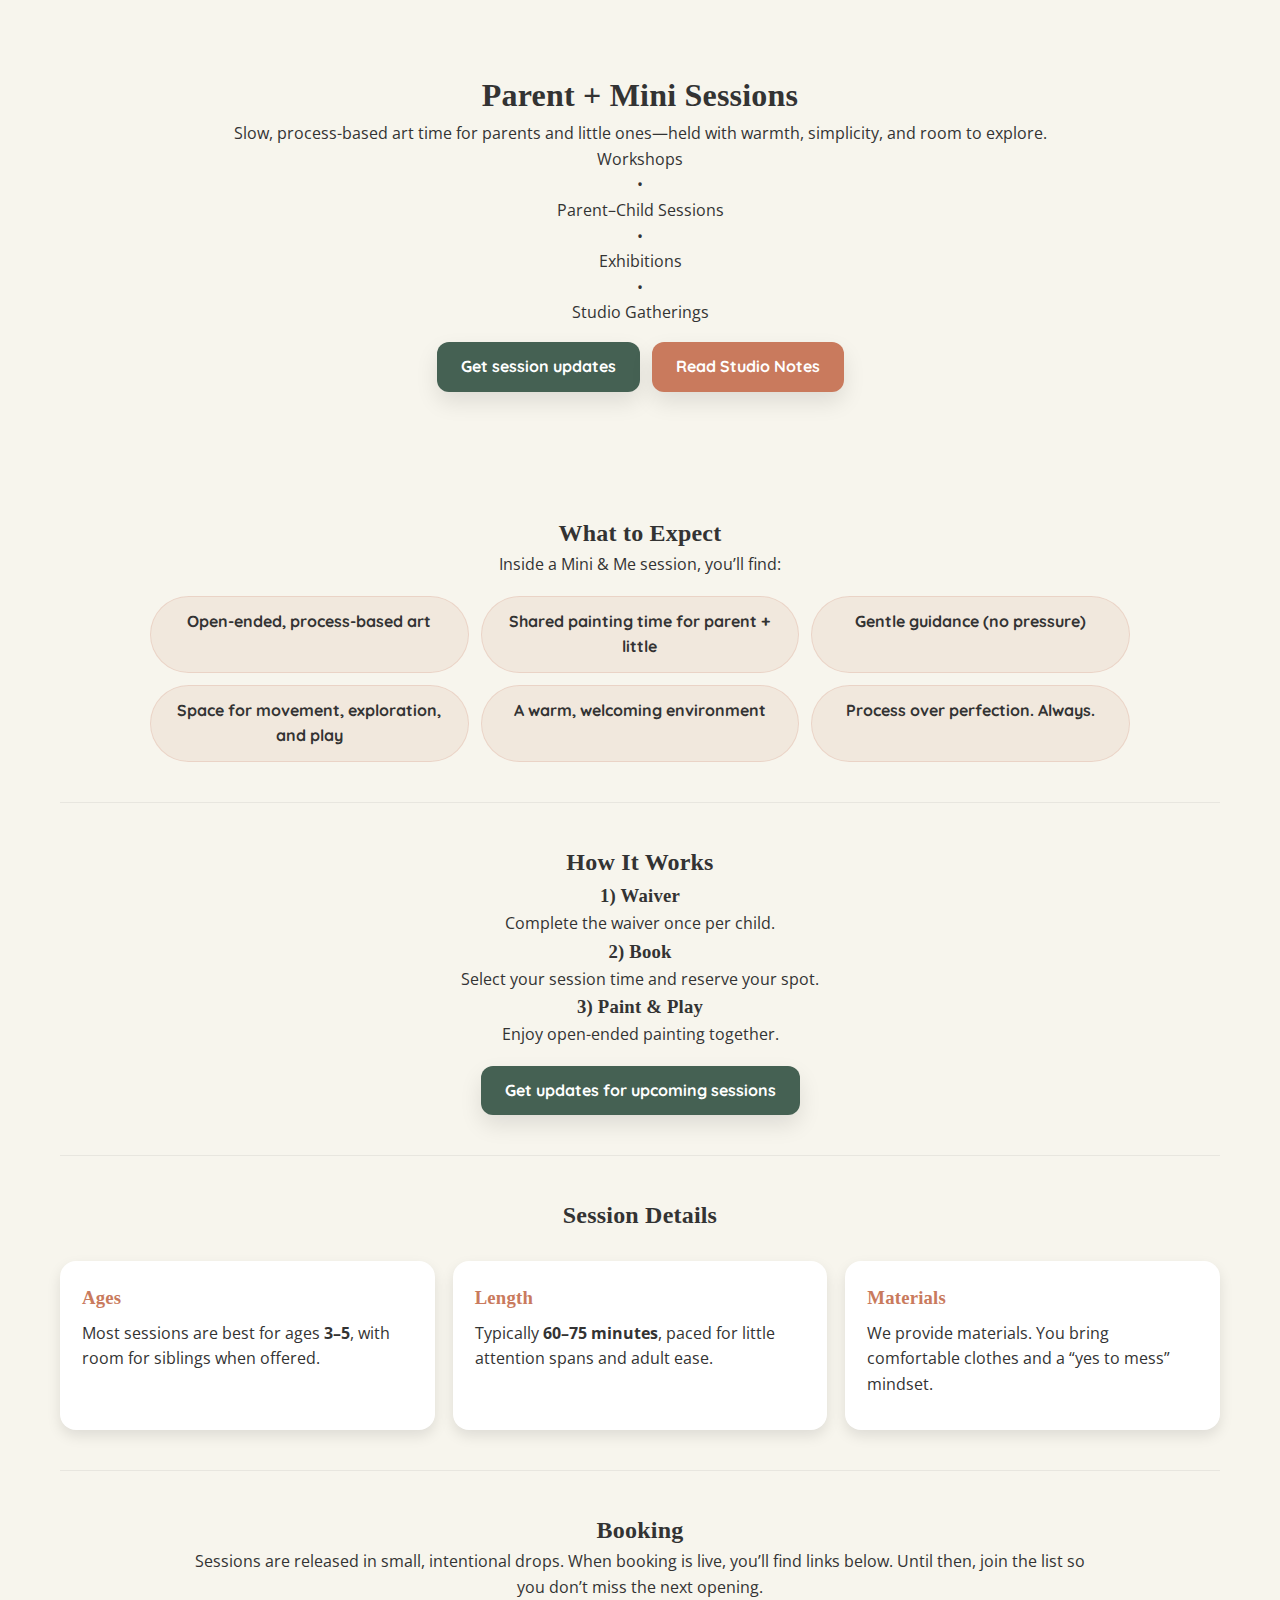
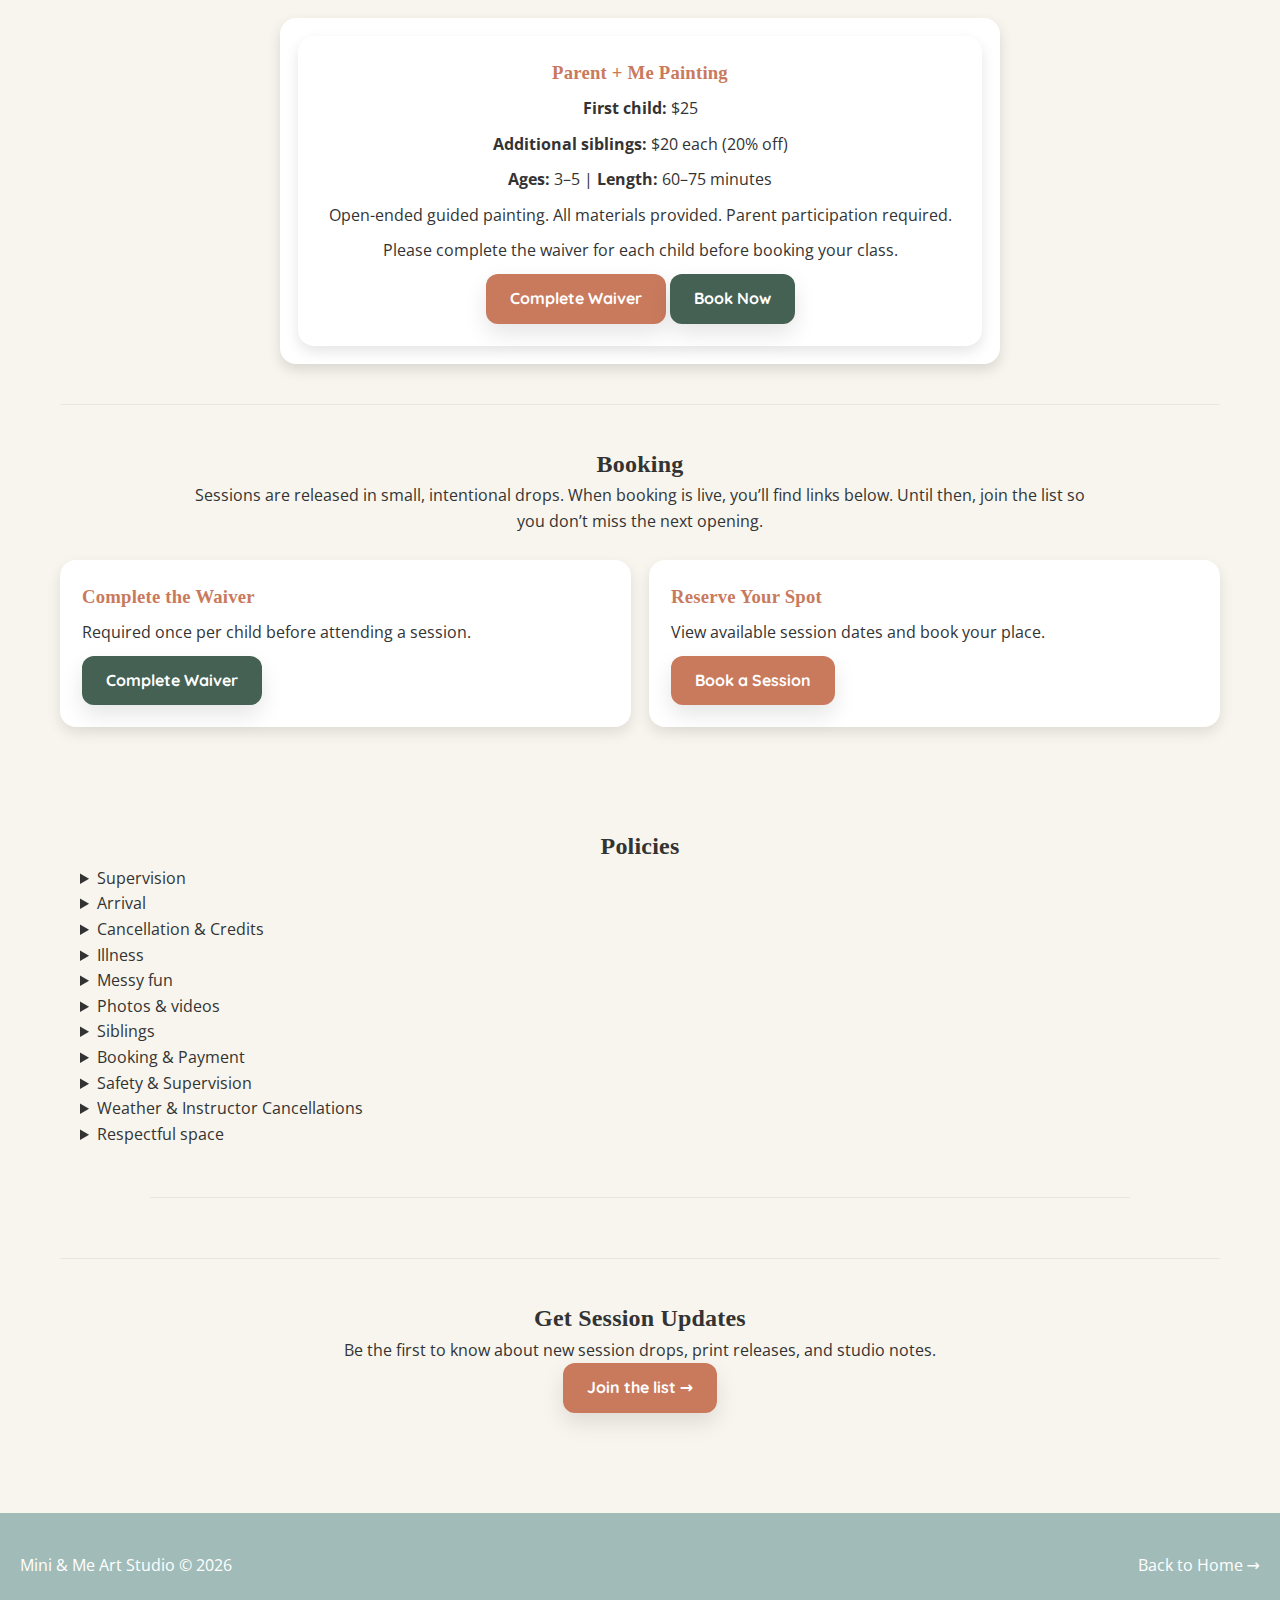
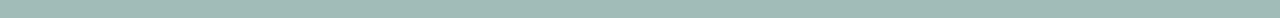
<file: sessions/index.html>
<!DOCTYPE html>
<html lang="en" id="top">
<head>
  <meta charset="UTF-8" />
  <meta name="viewport" content="width=device-width, initial-scale=1.0" />
  <title>Parent + Mini Sessions | Mini & Me Art Studio</title>

  <link rel="icon" href="../favicon.ico" type="image/x-icon">
  <link rel="apple-touch-icon" sizes="180x180" href="../apple-touch-icon.png">

  <link href="https://fonts.googleapis.com/css2?family=Quicksand:wght@400;500;600;700&family=Open+Sans:wght@400;500;600;700&display=swap" rel="stylesheet">

  <!-- Shared + page CSS -->
  <link rel="stylesheet" href="/styles.css">
  <link rel="stylesheet" href="/sessions/sessions.css">
</head>

<body id="top">

  <!-- Back to top -->
  <a href="#top" class="back-to-top" aria-label="Back to top">↑</a>

  <!-- Shared header injected by JS -->
  <div id="site-header"></div>

  <!-- HERO -->
  <section class="page-hero">
    <h1>Parent + Mini Sessions</h1>
    <p class="max-text">
      Slow, process-based art time for parents and little ones—held with warmth, simplicity, and room to explore.
    </p>
        <div class="mini-row">
      <p>Workshops</p>
      <p>&bull;</p>  
      <p>Parent–Child Sessions</p>
      <p>&bull;</p>  
      <p>Exhibitions</p>
      <p>&bull;</p>  
      <p>Studio Gatherings</p>
    </div>
    
    <div class="hero-cta">
      <a href="#updates" class="btn btn-secondary">Get session updates</a>
      <a href="/journal/" class="btn btn-primary">Read Studio Notes</a>
    </div>

  </section>

  <main class="container">

    <!-- WHAT TO EXPECT -->
    <section id="expect" class="sessions-block text-center">
      <h2>What to Expect</h2>
      <p class="max-text">Inside a Mini &amp; Me session, you’ll find:</p>

      <div class="expect-grid">
        <div class="pill">Open-ended, process-based art</div>
        <div class="pill">Shared painting time for parent + little</div>
        <div class="pill">Gentle guidance (no pressure)</div>
        <div class="pill">Space for movement, exploration, and play</div>
        <div class="pill">A warm, welcoming environment</div>
        <div class="pill">Process over perfection. Always.</div>
      </div>
    </section>

    <!-- HOW IT WORKS -->
    <section class="sessions-block text-center">
      <h2>How It Works</h2>

      <div class="steps-wrap">
        <div class="step">
          <h3>1) Waiver</h3>
          <p>Complete the waiver once per child.</p>
        </div>

        <div class="step">
          <h3>2) Book</h3>
          <p>Select your session time and reserve your spot.</p>
        </div>

        <div class="step">
          <h3>3) Paint &amp; Play</h3>
          <p>Enjoy open-ended painting together.</p>
        </div>
      </div>

      <div class="mini-row mini-row-tight" style="margin-top:18px;">
        <a href="#updates" class="btn btn-secondary">Get updates for upcoming sessions</a>
      </div>
    </section>

    <!-- SESSION DETAILS (LIGHTWEIGHT) -->
    <section class="sessions-block text-center">
      <h2>Session Details</h2>

      <div class="cards">
        <div class="card">
          <h3>Ages</h3>
          <p>Most sessions are best for ages <strong>3–5</strong>, with room for siblings when offered.</p>
        </div>

        <div class="card">
          <h3>Length</h3>
          <p>Typically <strong>60–75 minutes</strong>, paced for little attention spans and adult ease.</p>
        </div>

        <div class="card">
          <h3>Materials</h3>
          <p>We provide materials. You bring comfortable clothes and a “yes to mess” mindset.</p>
        </div>
      </div>
    </section>

<!-- BOOKING -->

<section class="sessions-block text-center">
 <h2>Booking</h2>
  <p class="max-text">
    Sessions are released in small, intentional drops.
    When booking is live, you’ll find links below.
    Until then, join the list so you don’t miss the next opening.
  </p>
  <div class="embed-card" style="max-width:720px;">
      <div class="card">
        <h3>Parent + Me Painting</h3>
        <p><strong>First child:</strong> $25</p>
        <p><strong>Additional siblings:</strong> $20 each (20% off)</p>
        <p><strong>Ages:</strong> 3–5 | <strong>Length:</strong> 60–75 minutes</p>
        <p>Open-ended guided painting. All materials provided. Parent participation required.</p>
        <p>Please complete the waiver for each child before booking your class.</p>
        <a href="https://form.jotform.com/260195919445163" target="_blank" rel="noopener noreferrer" class="btn btn-primary">Complete Waiver</a>
        <a href="https://bookwhen.com/minimeartstudio" target="_blank" rel="noopener noreferrer" class="btn btn-secondary"> Book Now </a>
      </div>
    </div>
  </section>
    
<section class="sessions-block text-center">
  <h2>Booking</h2>
  <p class="max-text">
    Sessions are released in small, intentional drops.
    When booking is live, you’ll find links below.
    Until then, join the list so you don’t miss the next opening.
  </p>

  <div class="cards">

    <div class="card">
      <h3>Complete the Waiver</h3>
      <p>
        Required once per child before attending a session.
      </p>
      <a href="https://form.jotform.com/260195919445163"
         target="_blank"
         rel="noopener noreferrer"
         class="btn btn-secondary">
        Complete Waiver
      </a>
    </div>

    <div class="card">
      <h3>Reserve Your Spot</h3>
      <p>
        View available session dates and book your place.
      </p>
      <a href="https://bookwhen.com/minimeartstudio"
         target="_blank"
         rel="noopener noreferrer"
         class="btn btn-primary">
        Book a Session
      </a>
    </div>

  </div>
</section>

<!-- POLICIES -->
  <section id="policies" class="section container">
    <h2 class="text-center">Policies</h2>
    <div class="faq">
      <details class="faq-item">
        <summary>Supervision</summary>
        <p>A parent or guardian must stay and participate with their child (ages 3–5) for the entire class and supervise at all times.</p> 
        <p>This is not a drop-off class.</p>
      </details>
      <details class="faq-item">
        <summary>Arrival</summary>
        <p>Please arrive 5–10 minutes early to get settled. Late arrivals may miss instructions and won’t extend class time.</p>
      </details>
      <details class="faq-item">
        <summary>Cancellation &amp; Credits</summary>
        <p>Classes are non-refundable. If you’re unable to attend, contact us as soon as possible — credits may be issued for illness or emergency when notice is given with at least 24 hours notice.</p> 
        <p>No-shows or cancellations within 24 hours are not eligible for credit.</p>
      </details>
      <details class="faq-item">
        <summary>Illness</summary>
        <p>To help keep our community healthy:</p>
        <p>Please do not attend if you or your child has a fever, vomiting, diarrhea, or a contagious illness within the last 24 hours.</p>
        <p>If illness comes up unexpectedly, reach out as soon as possible.</p>
      </details>
      <details class="faq-item">
        <summary>Messy fun</summary>
        <p>We use washable, non-toxic materials, but paint can stain. Wear clothes you don’t mind getting messy — aprons are provided.</p>
      </details>
      <details class="faq-item">
        <summary>Photos &amp; videos</summary>
        <p>We may take occasional photos/videos for marketing. If you prefer not to be photographed, please let us know (and select “No” on the waiver if available).</p>
      </details>
      <details class="faq-item">
        <summary>Siblings</summary>
        <p>Each child must be registered.</p>
        <p>Sibling add-ons are available for select classes.</p>
        <p>Please note that each child must be supervised by an adult at all times.</p>
      </details>
       <details class="faq-item">
        <summary>Booking &amp; Payment</summary>
        <p>All classes must be booked and paid for in advance.</p>
        <p>Spots are limited to keep classes small and intentional.</p>
        <p>Your spot is reserved once payment is received.</p>
      </details>
       <details class="faq-item">
        <summary>Safety &amp; Supervision</summary>
        <p>Adults are responsible for their child’s safety and behavior at all times.</p>
        <p>Please help keep materials out of mouths and ensure respectful use of shared supplies.</p>
        <p>Mini & Me Art Studio is not liable for injuries that may occur during class.</p>
      </details>
      <details class="faq-item">
        <summary>Weather &amp; Instructor Cancellations</summary>
         <p>Class minimum of 3 paid participants. If class minimum is not met, class will be cancelled and a refund will be issued.</p>
        <p>In the rare event that Mini & Me must cancel a class, you will be offered a full refund or class credit.</p>
        <p>Weather-related decisions will be communicated via email and Instagram.</p>
      </details>
        <details class="faq-item">
        <summary>Respectful space</summary>
          <p>Mini & Me Art Studio is a warm, inclusive space.</p>
        <p>Please be kind to other families, children, and the environment.</p>
        <p>We reserve the right to end a class early if behavior becomes unsafe or disruptive.</p>
      </details>
    </div>
  </section>


    <!-- UPDATES / EMAIL CTA -->
    <section id="updates" class="sessions-block text-center">
      <h2>Get Session Updates</h2>
      <p class="max-text">Be the first to know about new session drops, print releases, and studio notes.</p>
      <a href="/#email" class="btn btn-primary">Join the list →</a>
    </section>

  </main>

  <footer class="footer">
    <p>Mini &amp; Me Art Studio © 2026</p>
    <a href="../index.html">Back to Home →</a>
  </footer>
  
  <script src="/main.js"></script>
</body>
</html>


  <!-- =========================================================
       ARCHIVE: Old class-based site content (PRESERVED)
       ========================================================= -->
<!--  <section id="classes" class="section container">
    <h2 class="text-center">Our Classes</h2>
    <div class="classes">
      <div class="class-card">
        <h3>Parent + Me Painting</h3>
        <p><strong>First child:</strong> $25</p>
        <p><strong>Additional siblings:</strong> $20 each (20% off)</p>
        <p><strong>Ages:</strong> 3–5 | <strong>Length:</strong> 60–75 minutes</p>
        <p>Open-ended guided painting. All materials provided. Parent participation required.</p>
        <p>Please complete the waiver for each child before booking your class.</p>
        <a href="https://form.jotform.com/260195919445163" target="_blank" rel="noopener noreferrer" class="btn btn-primary">Complete Waiver</a>
        <a href="https://bookwhen.com/minimeartstudio" target="_blank" rel="noopener noreferrer" class="btn btn-secondary"> Book Now </a>
      </div>
    </div>
  </section>

  <section id="waiver" class="section container text-center">
    <h2>Waiver</h2>
    <p>Please complete the waiver for each child before booking your class.</p>

    <div class="embed-card">
      <h3 class="embed-title">Parent/Guardian Waiver</h3>
      <iframe
        src="https://form.jotform.com/260195919445163"
        width="100%"
        height="820"
        frameborder="0"
        style="border:0; border-radius:12px;"
        scrolling="auto">
      </iframe>

      <div style="margin-top:18px;">
        <a href="#booking" class="btn btn-primary">Continue to Booking →</a>
      </div>
    </div>
  </section>

  <section id="booking" class="section container">
    <div class="booking">
      <h2>Reserve Your Spot</h2>
      <p>Classes are intentionally small — book early!</p>

      <div class="embed-card">
        <h3 class="embed-title">Book a Class</h3>
        <iframe
          src="https://bookwhen.com/minimeartstudio/iframe"
          style="width:100%; min-height:850px; border:0; border-radius:14px;"
          loading="lazy"
          allowfullscreen>
        </iframe>
      </div>
    </div>
  </section> -->
</file>
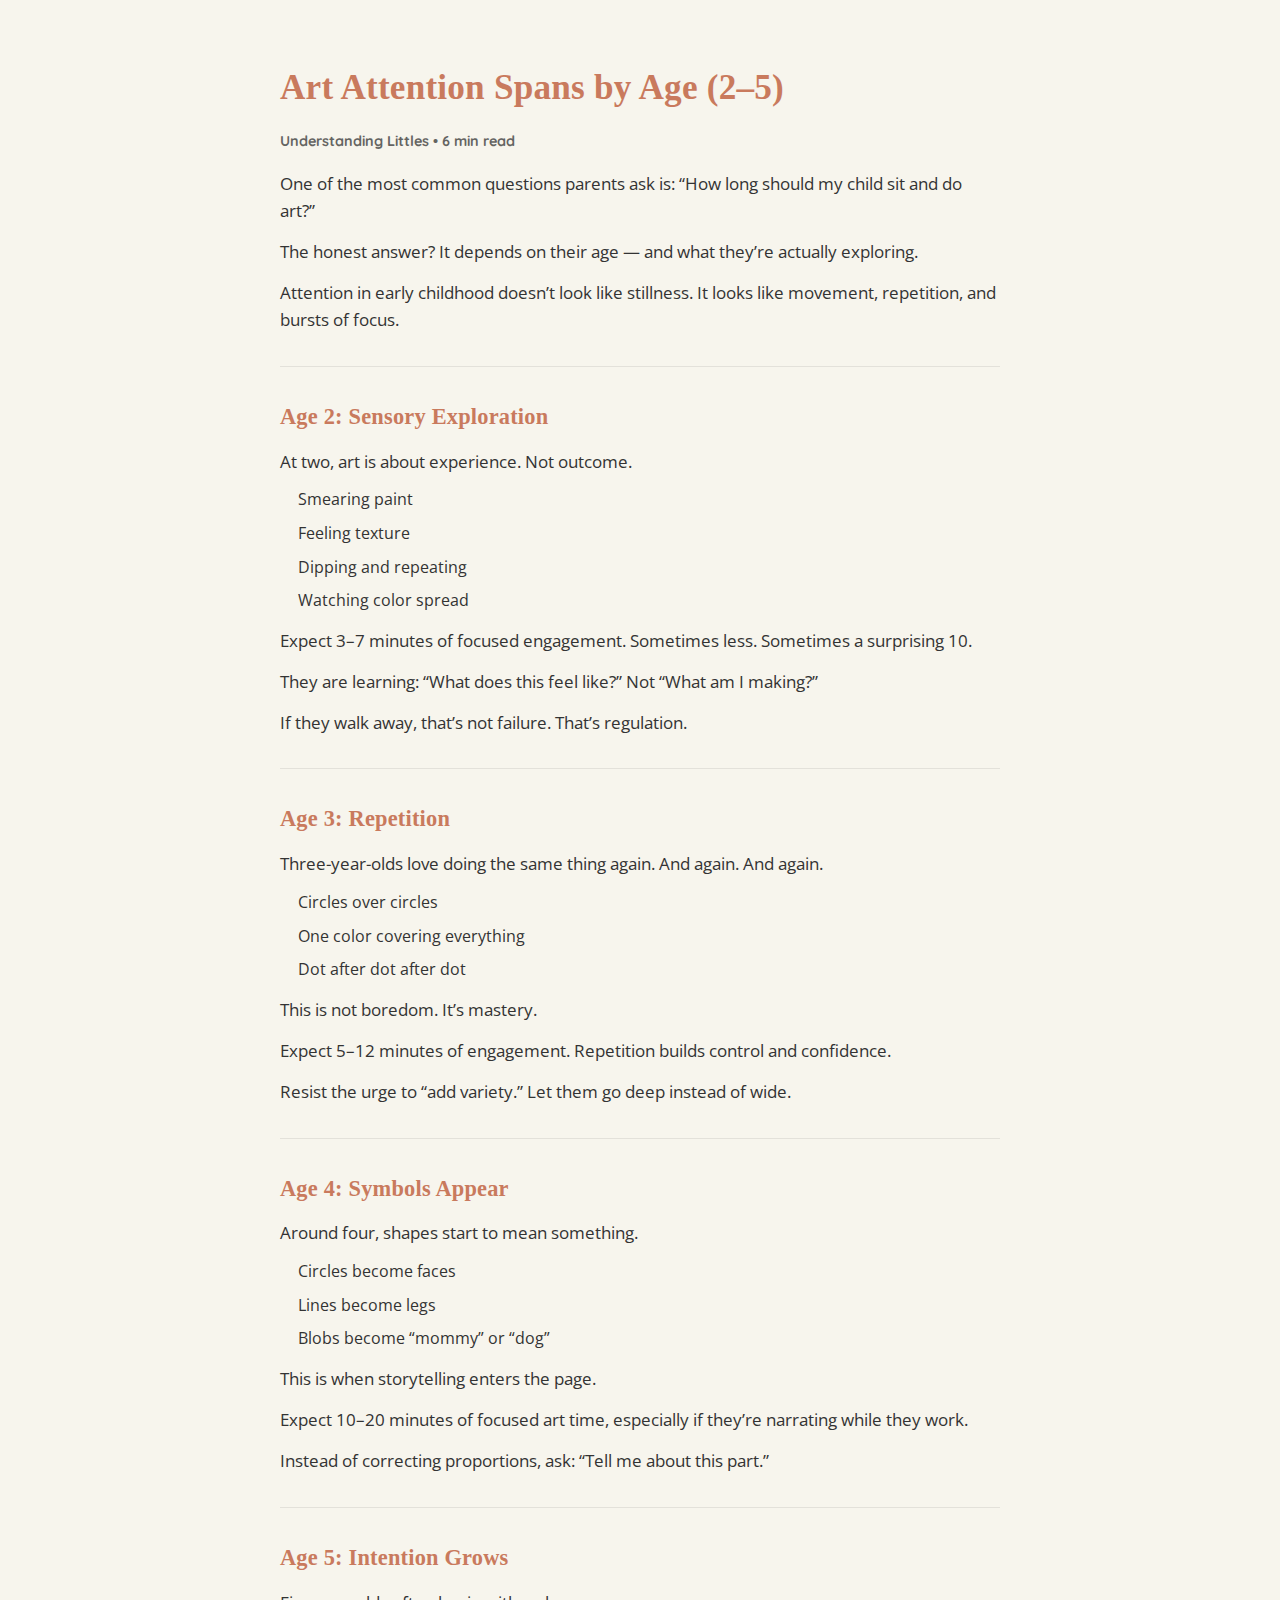
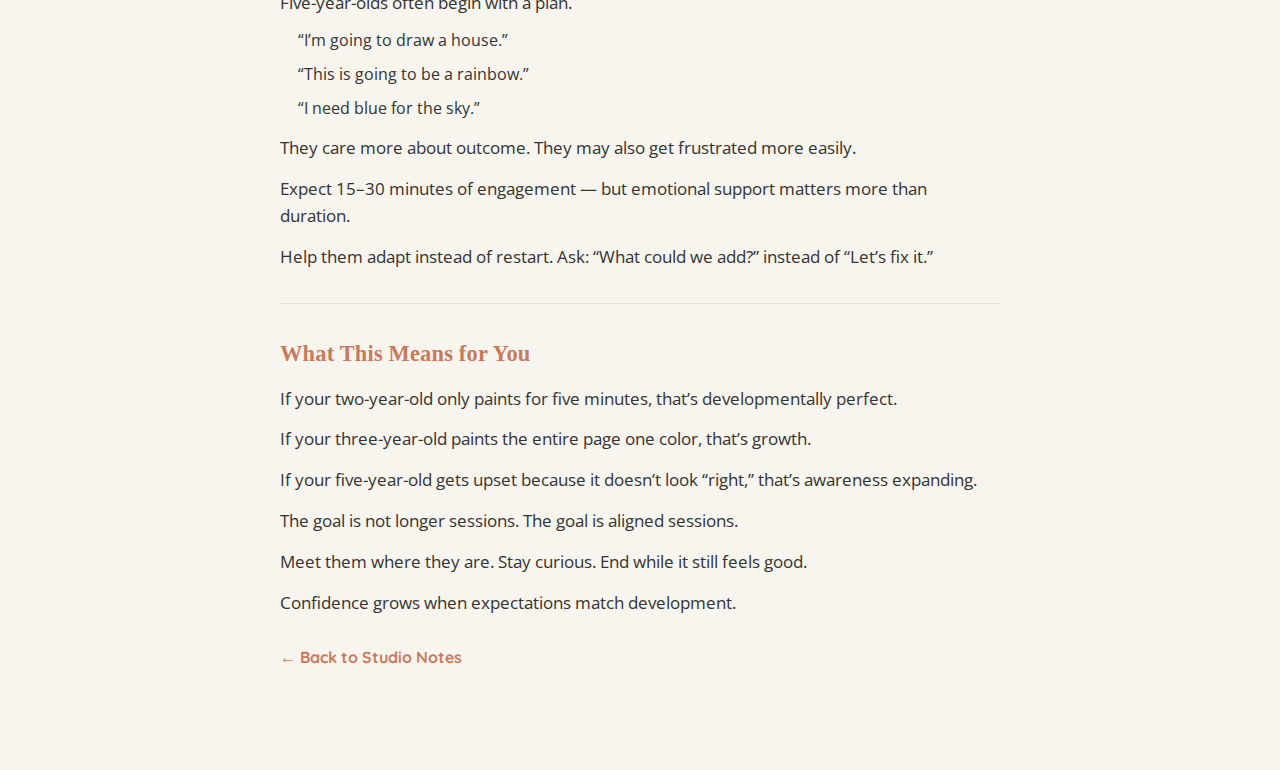
<file: journal/attention-spans/index.html>
<!DOCTYPE html>
<html lang="en" id="top">
<head>
  <meta charset="UTF-8" />
  <meta name="viewport" content="width=device-width, initial-scale=1.0" />
  <title>Art Attention Spans by Age (2–5) | Studio Notes</title>

  <link rel="icon" href="../../favicon.ico" type="image/x-icon">
  <link rel="apple-touch-icon" sizes="180x180" href="../../apple-touch-icon.png">

  <link href="https://fonts.googleapis.com/css2?family=Quicksand:wght@400;500;600;700&family=Open+Sans:wght@400;500;600;700&display=swap" rel="stylesheet">
  <link rel="stylesheet" href="/styles.css">
  <link rel="stylesheet" href="/journal/journal.css">
</head>

<body id="top">

  <!-- Back to top button -->
  <a href="#top" class="back-to-top" aria-label="Back to top">↑</a>

  <!-- TOP NAV -->
  <div id="site-header"></div>

  <main class="container">
    <article class="post">
      <h1>Art Attention Spans by Age (2–5)</h1>
      <p class="meta">Understanding Littles • 6 min read</p>

      <p>
        One of the most common questions parents ask is:
        “How long should my child sit and do art?”
      </p>

      <p>
        The honest answer?
        It depends on their age — and what they’re actually exploring.
      </p>

      <p>
        Attention in early childhood doesn’t look like stillness.
        It looks like movement, repetition, and bursts of focus.
      </p>

      <hr>

      <h2>Age 2: Sensory Exploration</h2>

      <p>
        At two, art is about experience.
        Not outcome.
      </p>

      <ul>
        <li>Smearing paint</li>
        <li>Feeling texture</li>
        <li>Dipping and repeating</li>
        <li>Watching color spread</li>
      </ul>

      <p>
        Expect 3–7 minutes of focused engagement.
        Sometimes less.
        Sometimes a surprising 10.
      </p>

      <p>
        They are learning:
        “What does this feel like?”
        Not “What am I making?”
      </p>

      <p>
        If they walk away, that’s not failure.
        That’s regulation.
      </p>

      <hr>

      <h2>Age 3: Repetition</h2>

      <p>
        Three-year-olds love doing the same thing again.
        And again.
        And again.
      </p>

      <ul>
        <li>Circles over circles</li>
        <li>One color covering everything</li>
        <li>Dot after dot after dot</li>
      </ul>

      <p>
        This is not boredom.
        It’s mastery.
      </p>

      <p>
        Expect 5–12 minutes of engagement.
        Repetition builds control and confidence.
      </p>

      <p>
        Resist the urge to “add variety.”
        Let them go deep instead of wide.
      </p>

      <hr>

      <h2>Age 4: Symbols Appear</h2>

      <p>
        Around four, shapes start to mean something.
      </p>

      <ul>
        <li>Circles become faces</li>
        <li>Lines become legs</li>
        <li>Blobs become “mommy” or “dog”</li>
      </ul>

      <p>
        This is when storytelling enters the page.
      </p>

      <p>
        Expect 10–20 minutes of focused art time,
        especially if they’re narrating while they work.
      </p>

      <p>
        Instead of correcting proportions, ask:
        “Tell me about this part.”
      </p>

      <hr>

      <h2>Age 5: Intention Grows</h2>

      <p>
        Five-year-olds often begin with a plan.
      </p>

      <ul>
        <li>“I’m going to draw a house.”</li>
        <li>“This is going to be a rainbow.”</li>
        <li>“I need blue for the sky.”</li>
      </ul>

      <p>
        They care more about outcome.
        They may also get frustrated more easily.
      </p>

      <p>
        Expect 15–30 minutes of engagement —
        but emotional support matters more than duration.
      </p>

      <p>
        Help them adapt instead of restart.
        Ask:
        “What could we add?”
        instead of
        “Let’s fix it.”
      </p>

      <hr>

      <h2>What This Means for You</h2>

      <p>
        If your two-year-old only paints for five minutes,
        that’s developmentally perfect.
      </p>

      <p>
        If your three-year-old paints the entire page one color,
        that’s growth.
      </p>

      <p>
        If your five-year-old gets upset because it doesn’t look “right,”
        that’s awareness expanding.
      </p>

      <p>
        The goal is not longer sessions.
        The goal is aligned sessions.
      </p>

      <p>
        Meet them where they are.
        Stay curious.
        End while it still feels good.
      </p>

      <p>
        Confidence grows when expectations match development.
      </p>

      <a href="../" class="back-link">← Back to Studio Notes</a>
    </article>
  </main>

  <script src="/main.js"></script>
</body>
</html>
</file>
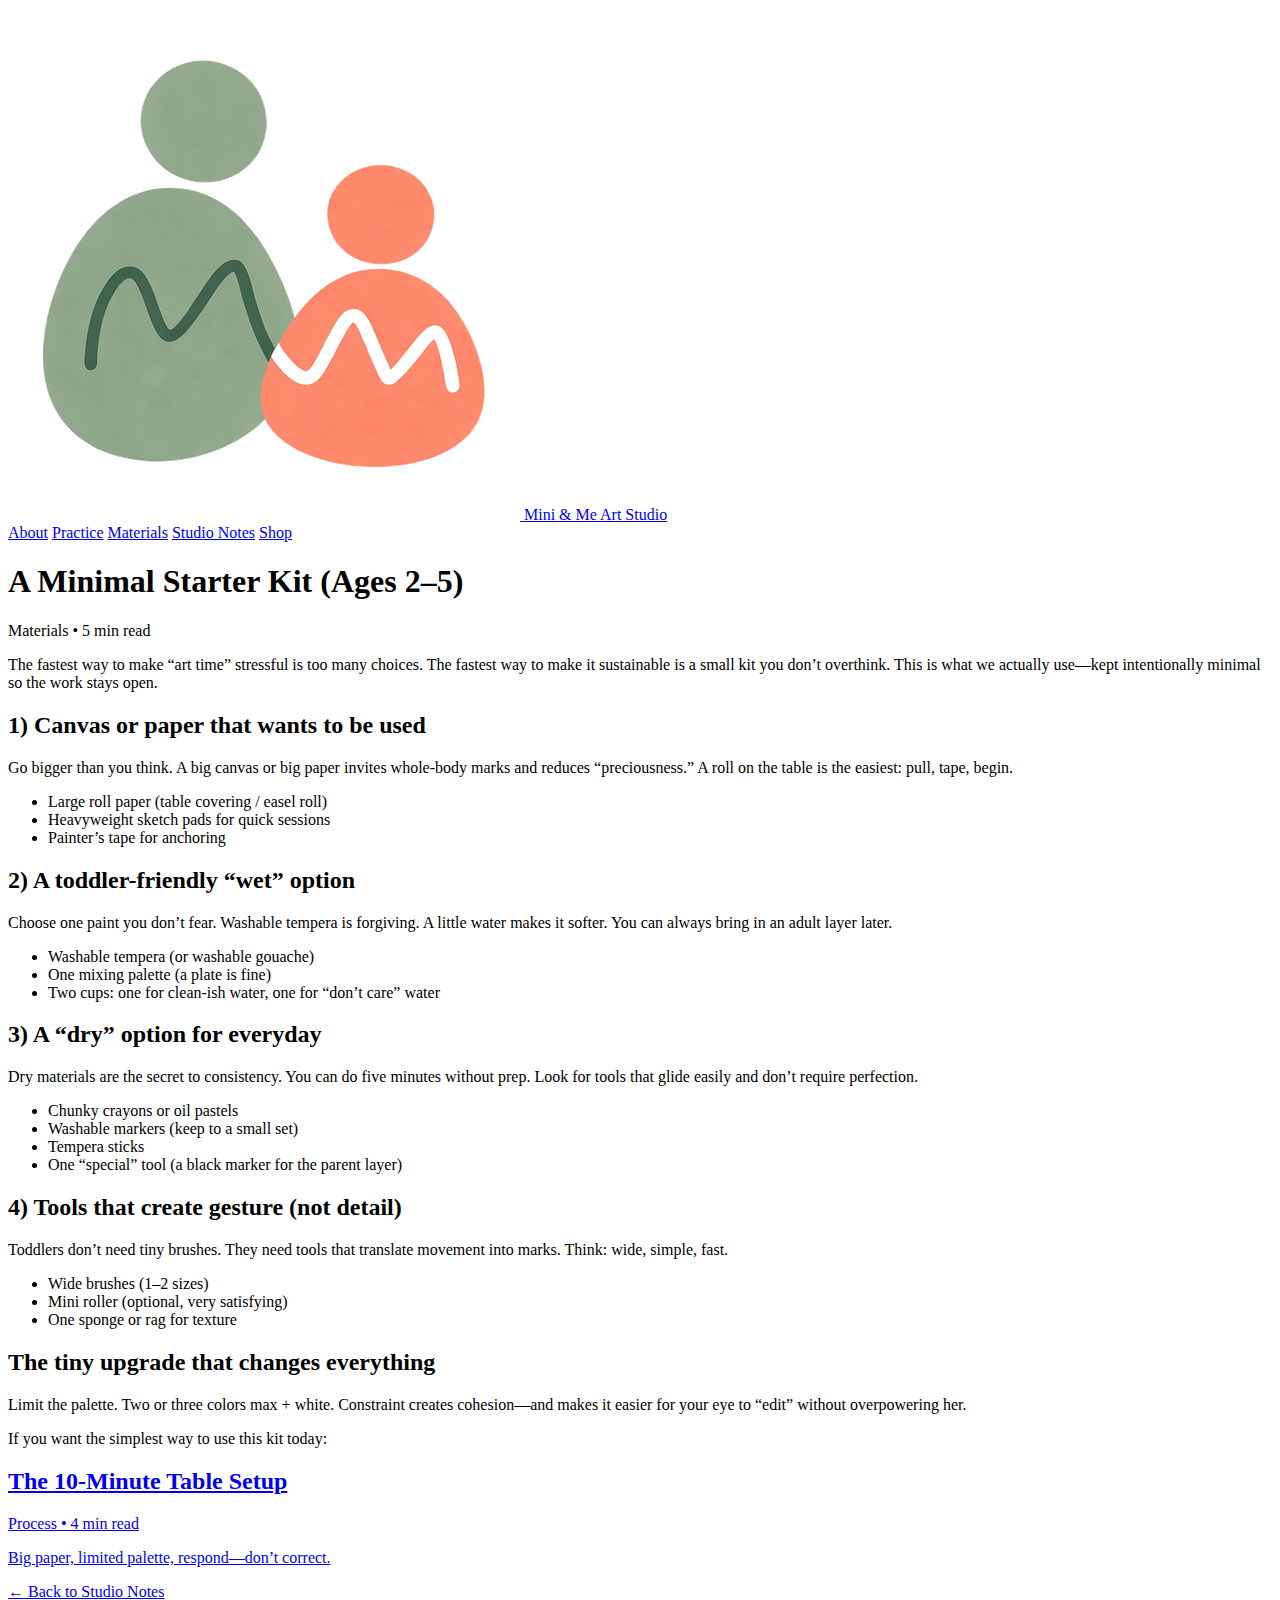
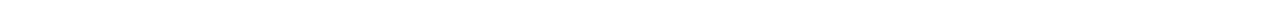
<file: journal/minimal-starter-kit/index.html>
<!DOCTYPE html>
<html lang="en" id="top">
<head>
  <meta charset="UTF-8" />
  <meta name="viewport" content="width=device-width, initial-scale=1.0" />
  <title>A Minimal Starter Kit (Ages 2–5) | Studio Notes</title>

  <link rel="icon" href="../../favicon.ico" type="image/x-icon">
  <link rel="apple-touch-icon" sizes="180x180" href="../../apple-touch-icon.png">

  <link href="https://fonts.googleapis.com/css2?family=Quicksand:wght@400;500;600;700&family=Open+Sans:wght@400;500;600;700&display=swap" rel="stylesheet">
  <link rel="stylesheet" href="../styles.css" />
</head>

<body>

  <header class="topnav">
    <div class="nav-inner">
      <a class="brand logo-lockup" href="../../index.html" aria-label="Mini & Me Art Studio home">
        <img src="../../icon-mark.png" alt="Mini & Me Art Studio icon">
        <span>Mini &amp; Me Art Studio</span>
      </a>

      <nav class="nav-links" aria-label="Site">
        <a href="../../index.html#about">About</a>
        <a href="../../index.html#practice">Practice</a>
        <a href="../../index.html#materials">Materials</a>
        <a href="../" class="nav-cta">Studio Notes</a>
        <a href="../../index.html#shop">Shop</a>
      </nav>
    </div>
  </header>

  <main class="container">
    <article class="post">
      <h1>A Minimal Starter Kit (Ages 2–5)</h1>
      <p class="meta">Materials • 5 min read</p>

      <p>
        The fastest way to make “art time” stressful is too many choices.
        The fastest way to make it sustainable is a small kit you don’t overthink.
        This is what we actually use—kept intentionally minimal so the work stays open.
      </p>

      <h2>1) Canvas or paper that wants to be used</h2>
      <p>
        Go bigger than you think. A big canvas or big paper invites whole-body marks and reduces “preciousness.”
        A roll on the table is the easiest: pull, tape, begin.
      </p>
      <ul>
        <li>Large roll paper (table covering / easel roll)</li>
        <li>Heavyweight sketch pads for quick sessions</li>
        <li>Painter’s tape for anchoring</li>
      </ul>

      <h2>2) A toddler-friendly “wet” option</h2>
      <p>
        Choose one paint you don’t fear.
        Washable tempera is forgiving. A little water makes it softer.
        You can always bring in an adult layer later.
      </p>
      <ul>
        <li>Washable tempera (or washable gouache)</li>
        <li>One mixing palette (a plate is fine)</li>
        <li>Two cups: one for clean-ish water, one for “don’t care” water</li>
      </ul>

      <h2>3) A “dry” option for everyday</h2>
      <p>
        Dry materials are the secret to consistency. You can do five minutes without prep.
        Look for tools that glide easily and don’t require perfection.
      </p>
      <ul>
        <li>Chunky crayons or oil pastels</li>
        <li>Washable markers (keep to a small set)</li>
        <li>Tempera sticks</li>
        <li>One “special” tool (a black marker for the parent layer)</li>
      </ul>

      <h2>4) Tools that create gesture (not detail)</h2>
      <p>
        Toddlers don’t need tiny brushes. They need tools that translate movement into marks.
        Think: wide, simple, fast.
      </p>
      <ul>
        <li>Wide brushes (1–2 sizes)</li>
        <li>Mini roller (optional, very satisfying)</li>
        <li>One sponge or rag for texture</li>
      </ul>

      <h2>The tiny upgrade that changes everything</h2>
      <p>
        Limit the palette.
        Two or three colors max + white.
        Constraint creates cohesion—and makes it easier for your eye to “edit” without overpowering her.
      </p>

      <p>
        If you want the simplest way to use this kit today:
      </p>

      <a class="post-card" href="../ten-minute-setup/">
        <h2>The 10-Minute Table Setup</h2>
        <p class="meta">Process • 4 min read</p>
        <p class="excerpt">Big paper, limited palette, respond—don’t correct.</p>
      </a>

      <a href="../" class="back-link">← Back to Studio Notes</a>
    </article>
  </main>

  <script src="../main.js"></script>
</body>
</html>
</file>
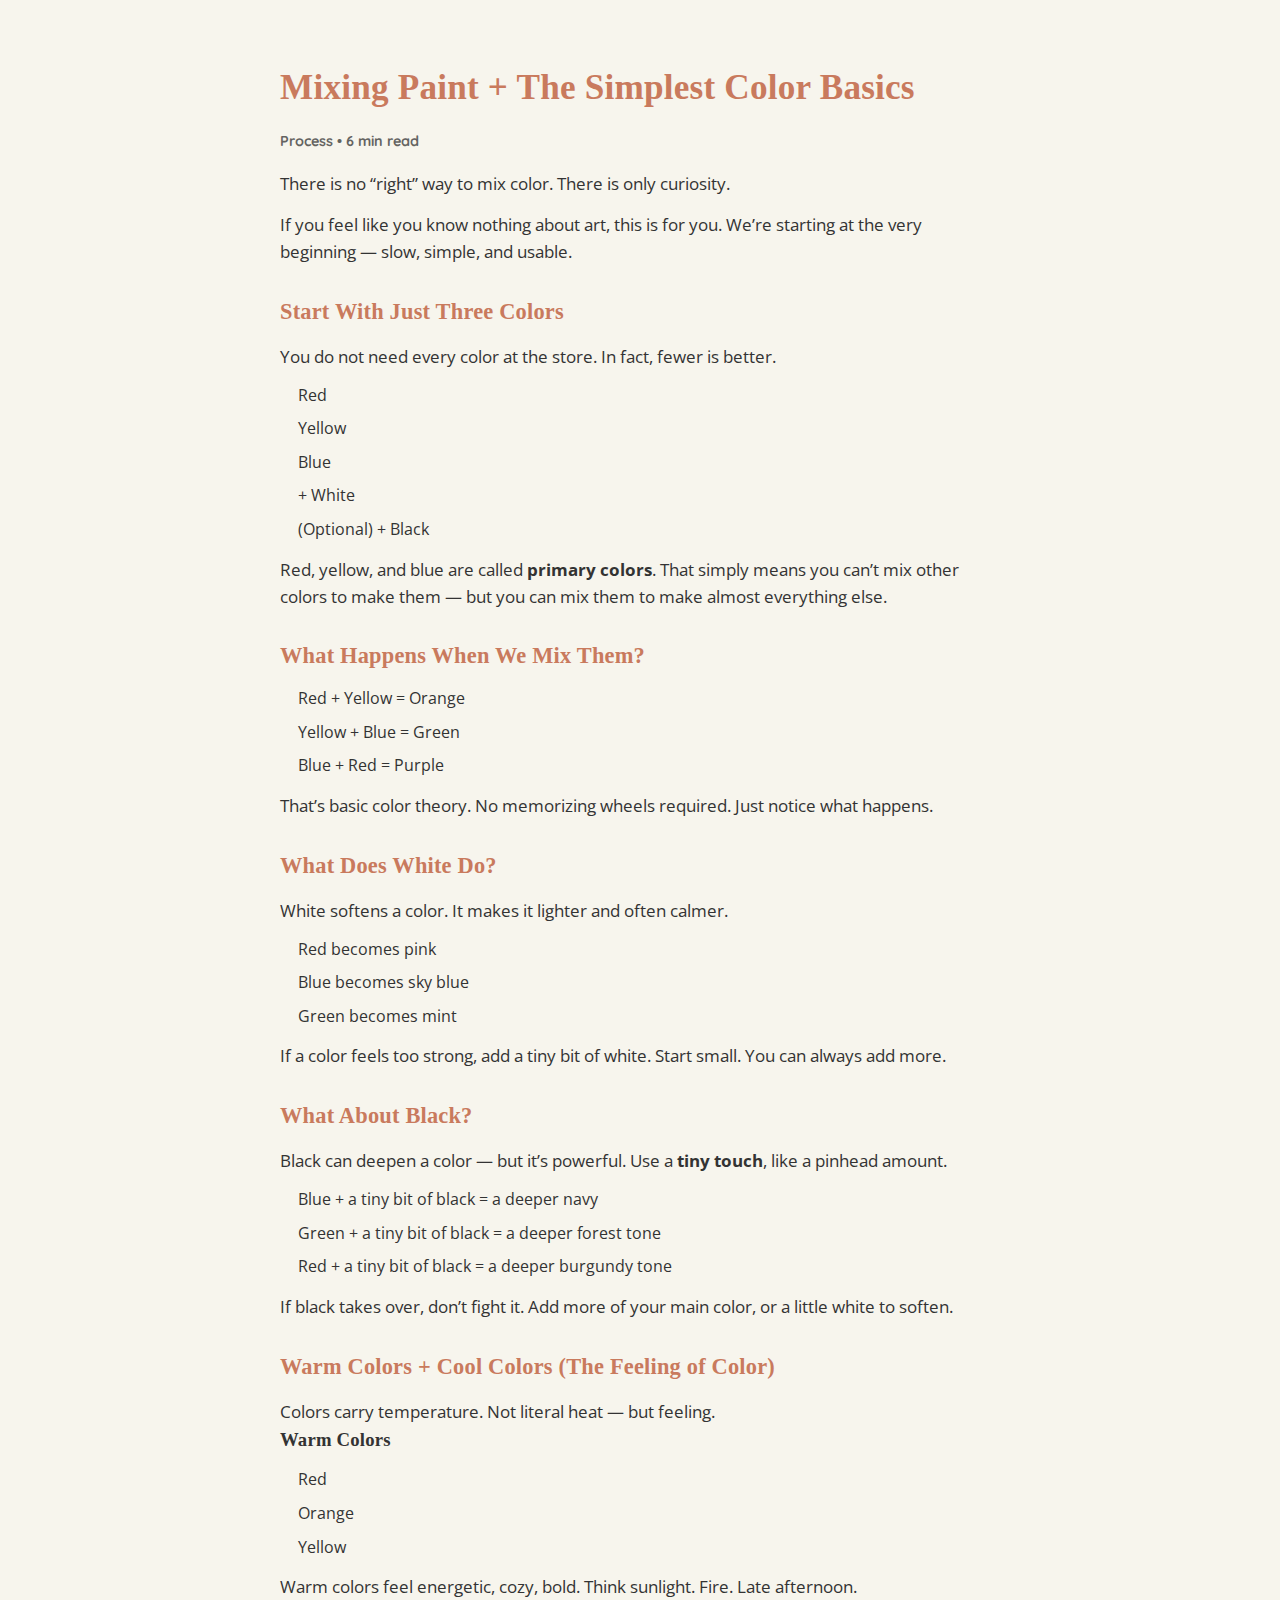
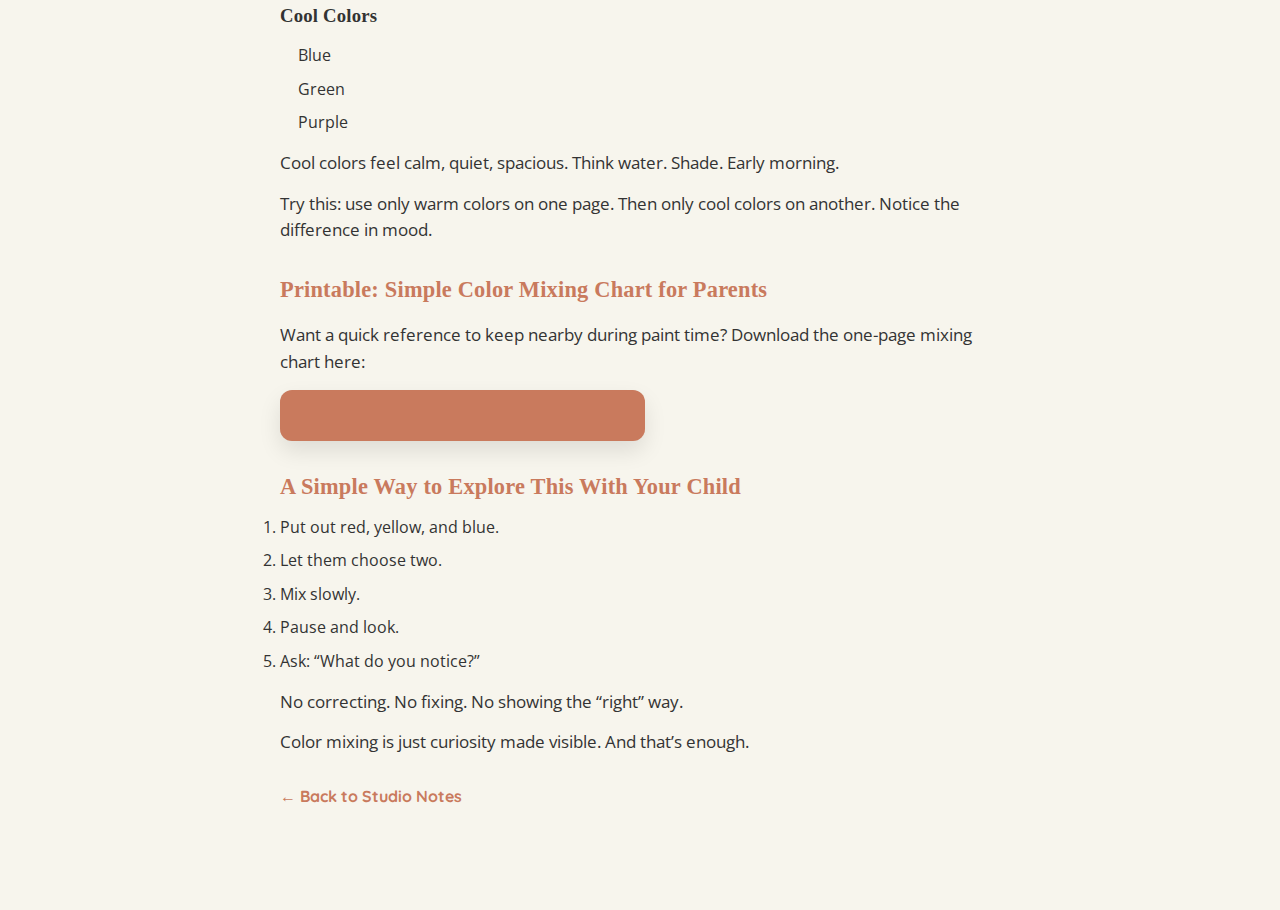
<file: journal/Mixing-Paint/index.html>
<!DOCTYPE html>
<html lang="en" id="top">
<head>
  <meta charset="UTF-8" />
  <meta name="viewport" content="width=device-width, initial-scale=1.0" />
  <title>Mixing Paint + Color Basics | Studio Notes</title>

  <link rel="icon" href="../../favicon.ico" type="image/x-icon">
  <link rel="apple-touch-icon" sizes="180x180" href="../../apple-touch-icon.png">

  <link href="https://fonts.googleapis.com/css2?family=Quicksand:wght@400;500;600;700&family=Open+Sans:wght@400;500;600;700&display=swap" rel="stylesheet">
  <link rel="stylesheet" href="/styles.css">
  <link rel="stylesheet" href="/journal/journal.css">
</head>

<body id="top">

  <!-- Back to top button -->
  <a href="#top" class="back-to-top" aria-label="Back to top">↑</a>

  <!-- TOP NAV -->
  <div id="site-header"></div>

  <main class="container">
    <article class="post">
      <h1>Mixing Paint + The Simplest Color Basics</h1>
      <p class="meta">Process • 6 min read</p>

      <p>
        There is no “right” way to mix color.
        There is only curiosity.
      </p>

      <p>
        If you feel like you know nothing about art, this is for you.
        We’re starting at the very beginning — slow, simple, and usable.
      </p>

      <h2>Start With Just Three Colors</h2>
      <p>
        You do not need every color at the store.
        In fact, fewer is better.
      </p>

      <ul>
        <li>Red</li>
        <li>Yellow</li>
        <li>Blue</li>
        <li>+ White</li>
        <li>(Optional) + Black</li>
      </ul>

      <p>
        Red, yellow, and blue are called <strong>primary colors</strong>.
        That simply means you can’t mix other colors to make them —
        but you can mix them to make almost everything else.
      </p>

      <h2>What Happens When We Mix Them?</h2>
      <ul>
        <li>Red + Yellow = Orange</li>
        <li>Yellow + Blue = Green</li>
        <li>Blue + Red = Purple</li>
      </ul>

      <p>
        That’s basic color theory.
        No memorizing wheels required.
        Just notice what happens.
      </p>

      <h2>What Does White Do?</h2>
      <p>
        White softens a color.
        It makes it lighter and often calmer.
      </p>

      <ul>
        <li>Red becomes pink</li>
        <li>Blue becomes sky blue</li>
        <li>Green becomes mint</li>
      </ul>

      <p>
        If a color feels too strong, add a tiny bit of white.
        Start small. You can always add more.
      </p>

      <h2>What About Black?</h2>
      <p>
        Black can deepen a color — but it’s powerful.
        Use a <strong>tiny touch</strong>, like a pinhead amount.
      </p>

      <ul>
        <li>Blue + a tiny bit of black = a deeper navy</li>
        <li>Green + a tiny bit of black = a deeper forest tone</li>
        <li>Red + a tiny bit of black = a deeper burgundy tone</li>
      </ul>

      <p>
        If black takes over, don’t fight it.
        Add more of your main color, or a little white to soften.
      </p>

      <h2>Warm Colors + Cool Colors (The Feeling of Color)</h2>
      <p>
        Colors carry temperature.
        Not literal heat — but feeling.
      </p>

      <h3>Warm Colors</h3>
      <ul>
        <li>Red</li>
        <li>Orange</li>
        <li>Yellow</li>
      </ul>

      <p>
        Warm colors feel energetic, cozy, bold.
        Think sunlight. Fire. Late afternoon.
      </p>

      <h3>Cool Colors</h3>
      <ul>
        <li>Blue</li>
        <li>Green</li>
        <li>Purple</li>
      </ul>

      <p>
        Cool colors feel calm, quiet, spacious.
        Think water. Shade. Early morning.
      </p>

      <p>
        Try this: use only warm colors on one page.
        Then only cool colors on another.
        Notice the difference in mood.
      </p>

      <h2>Printable: Simple Color Mixing Chart for Parents</h2>
      <p>
        Want a quick reference to keep nearby during paint time?
        Download the one-page mixing chart here:
      </p>

      <!-- IMPORTANT:
           Put the PDF in your repo at /downloads/color-mixing-chart.pdf
           (instructions below) -->
      <p>
   <a class="btn btn-primary" href="../../downloads/color-mixing-chart.pdf" download>
  Download the Color Mixing Chart (PDF)
  </a>
      </p>

      <h2>A Simple Way to Explore This With Your Child</h2>
      <ol>
        <li>Put out red, yellow, and blue.</li>
        <li>Let them choose two.</li>
        <li>Mix slowly.</li>
        <li>Pause and look.</li>
        <li>Ask: “What do you notice?”</li>
      </ol>

      <p>
        No correcting.
        No fixing.
        No showing the “right” way.
      </p>

      <p>
        Color mixing is just curiosity made visible.
        And that’s enough.
      </p>

      <a href="../" class="back-link">← Back to Studio Notes</a>
    </article>
  </main>

  <script src="/main.js"></script>
</body>
</html>
</file>
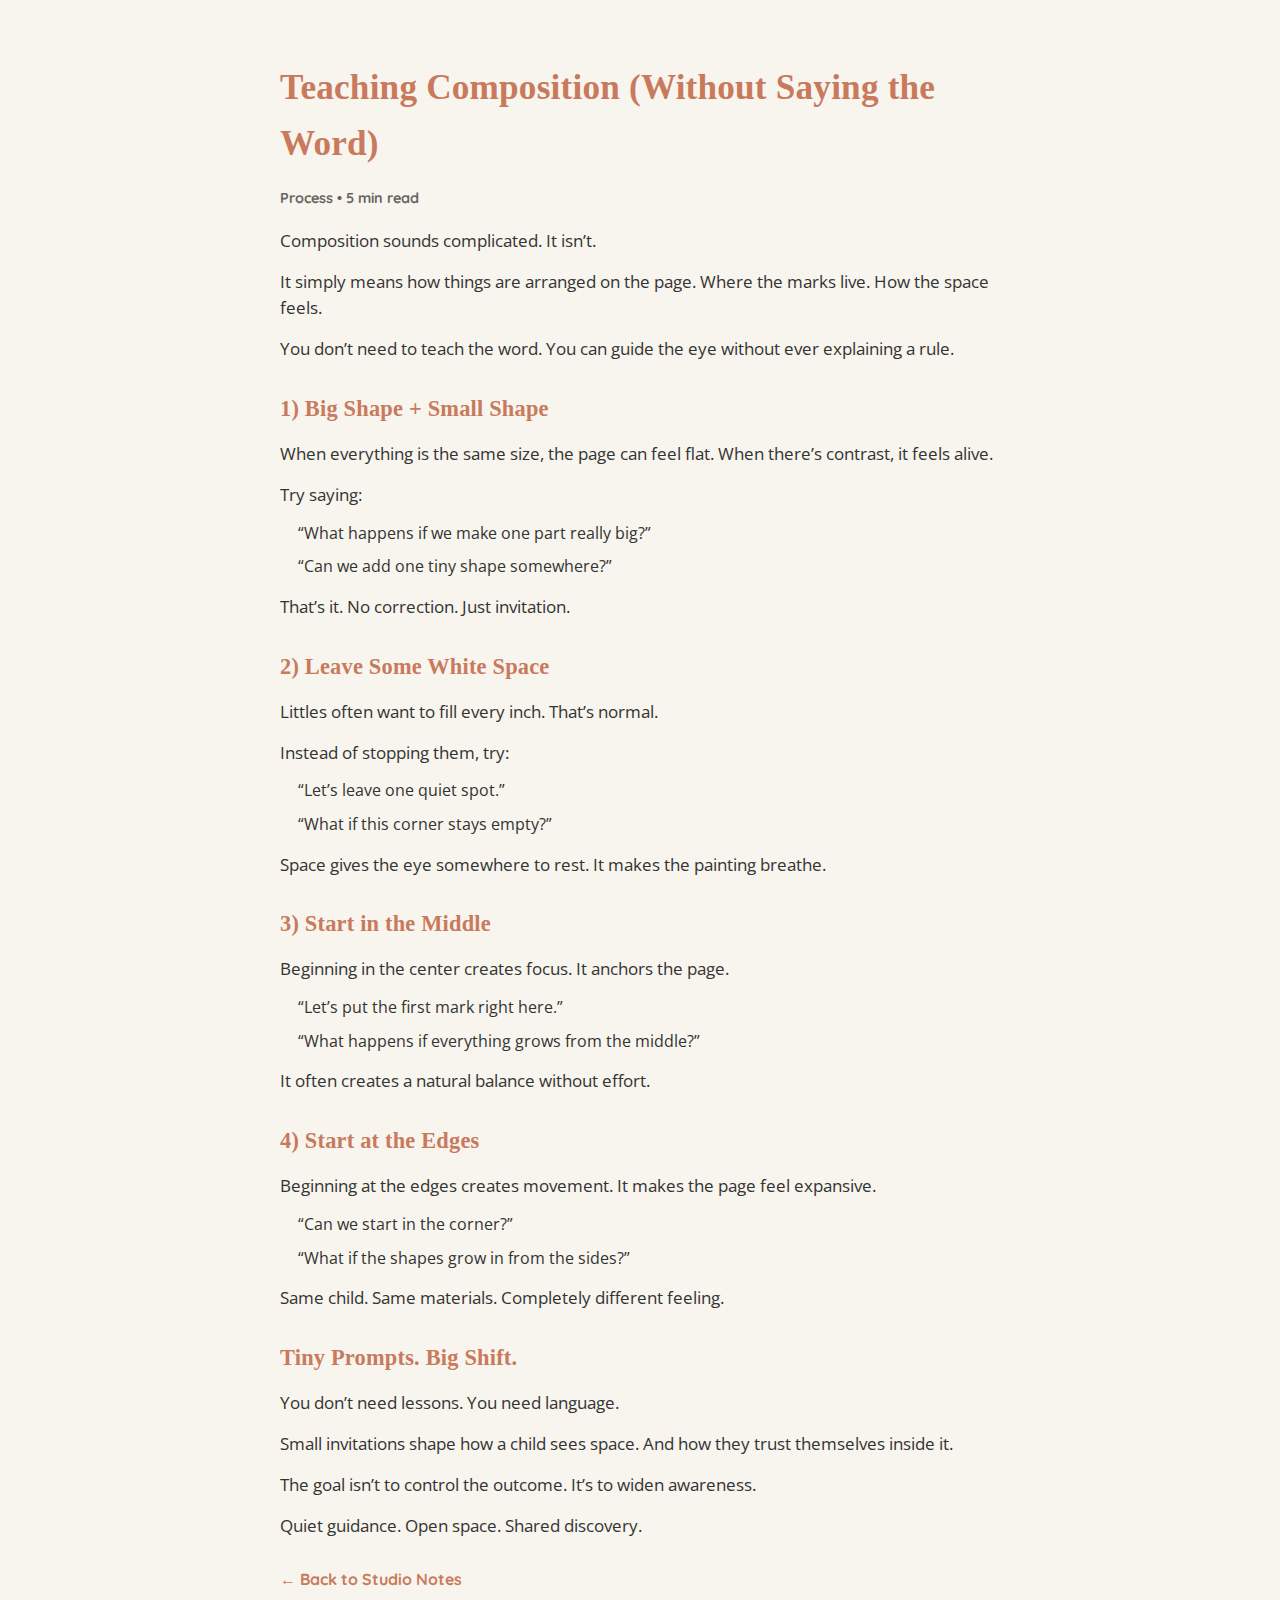
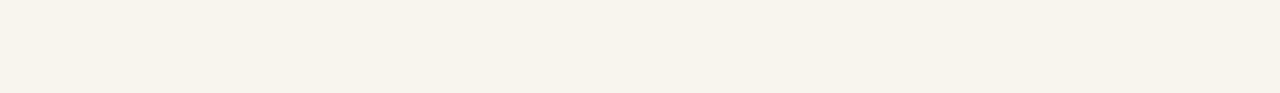
<file: journal/teaching-composition/index.html>
<!DOCTYPE html>
<html lang="en" id="top">
<head>
  <meta charset="UTF-8" />
  <meta name="viewport" content="width=device-width, initial-scale=1.0" />
  <title>Teaching Composition (Without Saying the Word) | Studio Notes</title>

  <link rel="icon" href="../../favicon.ico" type="image/x-icon">
  <link rel="apple-touch-icon" sizes="180x180" href="../../apple-touch-icon.png">

  <link href="https://fonts.googleapis.com/css2?family=Quicksand:wght@400;500;600;700&family=Open+Sans:wght@400;500;600;700&display=swap" rel="stylesheet">
  <link rel="stylesheet" href="/styles.css">
  <link rel="stylesheet" href="/journal/journal.css">
</head>

<body id="top">

  <!-- Back to top button -->
  <a href="#top" class="back-to-top" aria-label="Back to top">↑</a>

  <!-- TOP NAV -->
  <div id="site-header"></div>

  <main class="container">
    <article class="post">
      <h1>Teaching Composition (Without Saying the Word)</h1>
      <p class="meta">Process • 5 min read</p>

      <p>
        Composition sounds complicated.
        It isn’t.
      </p>

      <p>
        It simply means how things are arranged on the page.
        Where the marks live.
        How the space feels.
      </p>

      <p>
        You don’t need to teach the word.
        You can guide the eye without ever explaining a rule.
      </p>

      <h2>1) Big Shape + Small Shape</h2>
      <p>
        When everything is the same size, the page can feel flat.
        When there’s contrast, it feels alive.
      </p>

      <p>
        Try saying:
      </p>

      <ul>
        <li>“What happens if we make one part really big?”</li>
        <li>“Can we add one tiny shape somewhere?”</li>
      </ul>

      <p>
        That’s it.
        No correction. Just invitation.
      </p>

      <h2>2) Leave Some White Space</h2>
      <p>
        Littles often want to fill every inch.
        That’s normal.
      </p>

      <p>
        Instead of stopping them, try:
      </p>

      <ul>
        <li>“Let’s leave one quiet spot.”</li>
        <li>“What if this corner stays empty?”</li>
      </ul>

      <p>
        Space gives the eye somewhere to rest.
        It makes the painting breathe.
      </p>

      <h2>3) Start in the Middle</h2>
      <p>
        Beginning in the center creates focus.
        It anchors the page.
      </p>

      <ul>
        <li>“Let’s put the first mark right here.”</li>
        <li>“What happens if everything grows from the middle?”</li>
      </ul>

      <p>
        It often creates a natural balance without effort.
      </p>

      <h2>4) Start at the Edges</h2>
      <p>
        Beginning at the edges creates movement.
        It makes the page feel expansive.
      </p>

      <ul>
        <li>“Can we start in the corner?”</li>
        <li>“What if the shapes grow in from the sides?”</li>
      </ul>

      <p>
        Same child. Same materials.
        Completely different feeling.
      </p>

      <h2>Tiny Prompts. Big Shift.</h2>

      <p>
        You don’t need lessons.
        You need language.
      </p>

      <p>
        Small invitations shape how a child sees space.
        And how they trust themselves inside it.
      </p>

      <p>
        The goal isn’t to control the outcome.
        It’s to widen awareness.
      </p>

      <p>
        Quiet guidance.
        Open space.
        Shared discovery.
      </p>

      <a href="../" class="back-link">← Back to Studio Notes</a>
    </article>
  </main>

  <script src="/main.js"></script>
</body>
</html>
</file>
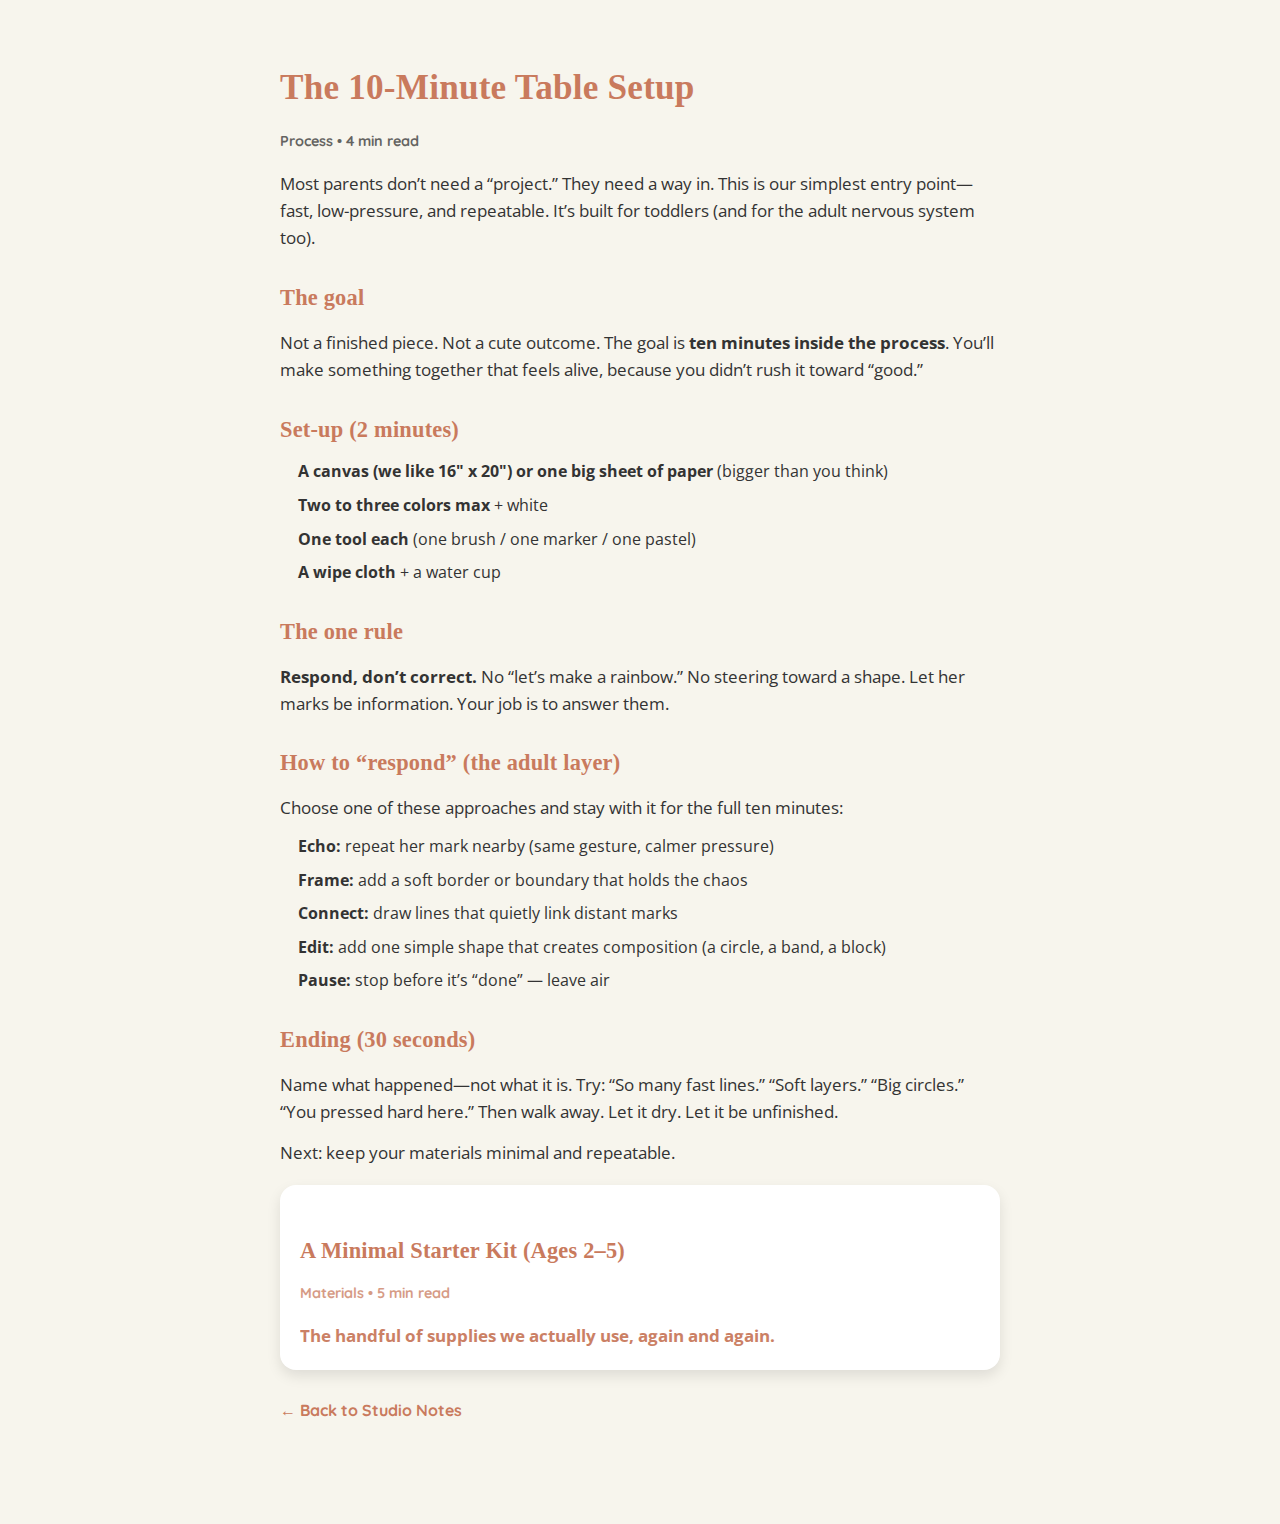
<file: journal/ten-minute-setup/index.html>
<!DOCTYPE html>
<html lang="en" id="top">
<head>
  <meta charset="UTF-8" />
  <meta name="viewport" content="width=device-width, initial-scale=1.0" />
  <title>The 10-Minute Table Setup | Studio Notes</title>

  <link rel="icon" href="../../favicon.ico" type="image/x-icon">
  <link rel="apple-touch-icon" sizes="180x180" href="../../apple-touch-icon.png">

  <link href="https://fonts.googleapis.com/css2?family=Quicksand:wght@400;500;600;700&family=Open+Sans:wght@400;500;600;700&display=swap" rel="stylesheet">
 <link rel="stylesheet" href="/styles.css">
<link rel="stylesheet" href="/journal/journal.css">
</head>

<body id="top">

  <!-- Back to top button -->
  <a href="#top" class="back-to-top" aria-label="Back to top">↑</a>

  <!-- TOP NAV -->
  <div id="site-header"></div>
  
  <main class="container">
    <article class="post">
      <h1>The 10-Minute Table Setup</h1>
      <p class="meta">Process • 4 min read</p>

      <p>
        Most parents don’t need a “project.” They need a way in.
        This is our simplest entry point—fast, low-pressure, and repeatable.
        It’s built for toddlers (and for the adult nervous system too).
      </p>

      <h2>The goal</h2>
      <p>
        Not a finished piece. Not a cute outcome.
        The goal is <strong>ten minutes inside the process</strong>.
        You’ll make something together that feels alive, because you didn’t rush it toward “good.”
      </p>

      <h2>Set-up (2 minutes)</h2>
      <ul>
        <li><strong>A canvas (we like 16" x 20") or one big sheet of paper</strong> (bigger than you think)</li>
        <li><strong>Two to three colors max</strong> + white</li>
        <li><strong>One tool each</strong> (one brush / one marker / one pastel)</li>
        <li><strong>A wipe cloth</strong> + a water cup</li>
      </ul>

      <h2>The one rule</h2>
      <p>
        <strong>Respond, don’t correct.</strong>
        No “let’s make a rainbow.” No steering toward a shape.
        Let her marks be information. Your job is to answer them.
      </p>

      <h2>How to “respond” (the adult layer)</h2>
      <p>
        Choose one of these approaches and stay with it for the full ten minutes:
      </p>

      <ul>
        <li><strong>Echo:</strong> repeat her mark nearby (same gesture, calmer pressure)</li>
        <li><strong>Frame:</strong> add a soft border or boundary that holds the chaos</li>
        <li><strong>Connect:</strong> draw lines that quietly link distant marks</li>
        <li><strong>Edit:</strong> add one simple shape that creates composition (a circle, a band, a block)</li>
        <li><strong>Pause:</strong> stop before it’s “done” — leave air</li>
      </ul>

      <h2>Ending (30 seconds)</h2>
      <p>
        Name what happened—not what it is.
        Try: “So many fast lines.” “Soft layers.” “Big circles.” “You pressed hard here.”
        Then walk away. Let it dry. Let it be unfinished.
      </p>

      <p>
        Next: keep your materials minimal and repeatable.
      </p>

      <a class="post-card" href="../minimal-starter-kit/">
        <h2>A Minimal Starter Kit (Ages 2–5)</h2>
        <p class="meta">Materials • 5 min read</p>
        <p class="excerpt">The handful of supplies we actually use, again and again.</p>
      </a>

      <a href="../" class="back-link">← Back to Studio Notes</a>
    </article>
  </main>

  <script src="/main.js"></script>
</body>
</html>
</file>
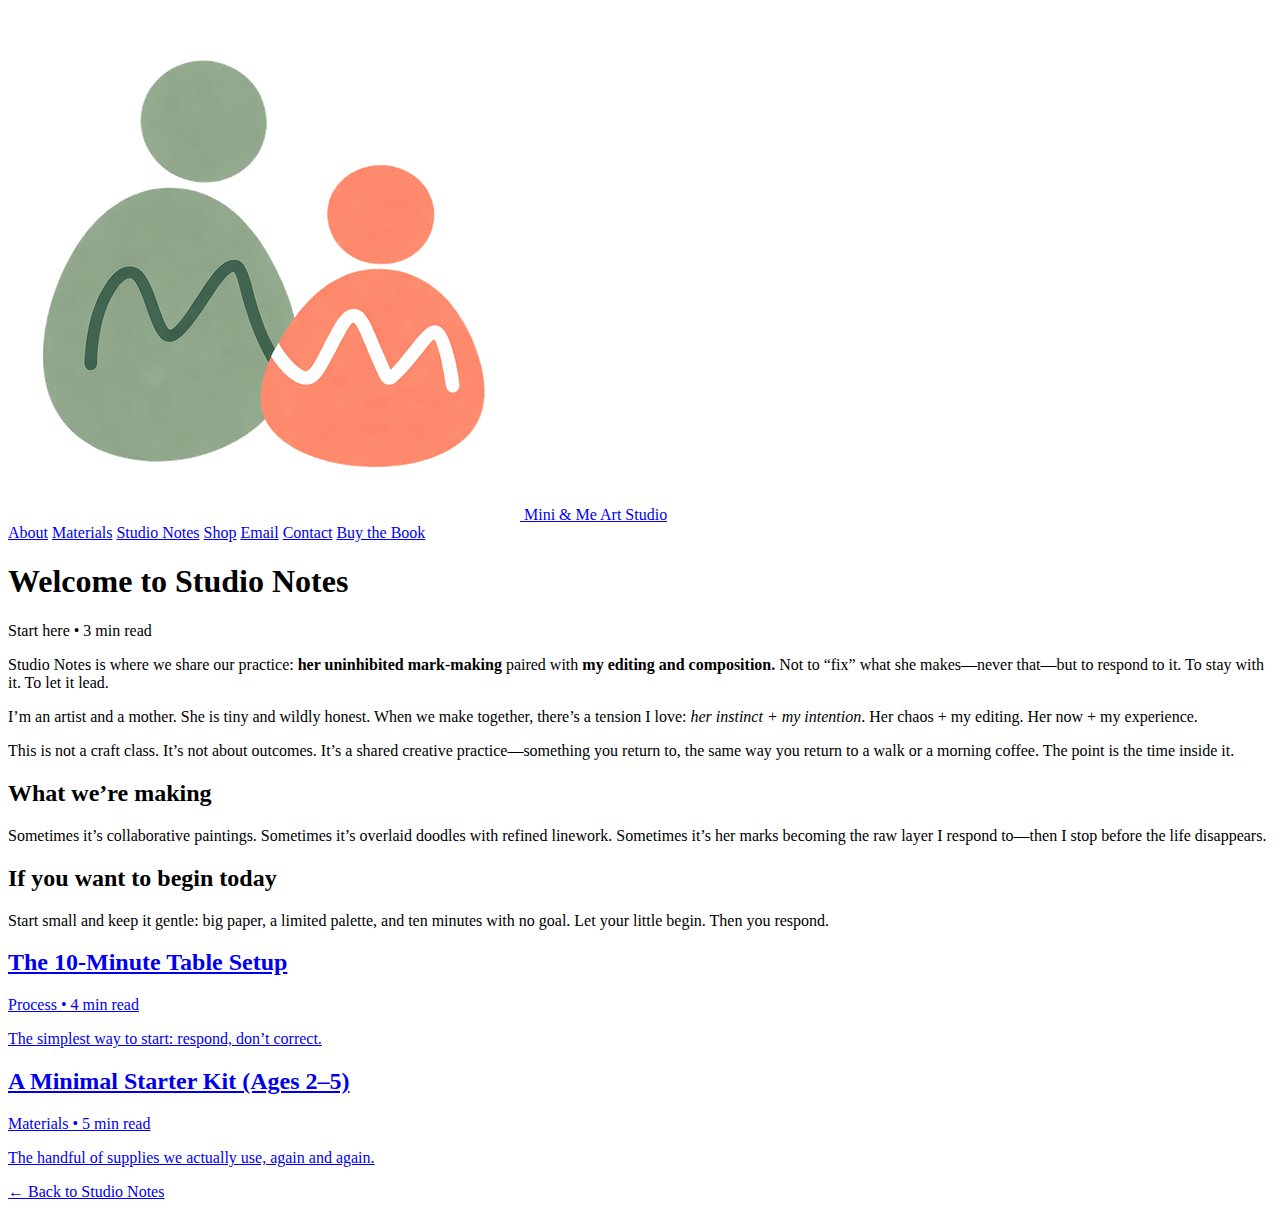
<file: journal/welcome/index.html>
<!DOCTYPE html>
<html lang="en" id="top">
<head>
  <meta charset="UTF-8" />
  <meta name="viewport" content="width=device-width, initial-scale=1.0" />
  <title>Welcome to Studio Notes | Mini & Me Art Studio</title>

  <link rel="icon" href="../../favicon.ico" type="image/x-icon">
  <link rel="apple-touch-icon" sizes="180x180" href="../../apple-touch-icon.png">

  <link href="https://fonts.googleapis.com/css2?family=Quicksand:wght@400;500;600;700&family=Open+Sans:wght@400;500;600;700&display=swap" rel="stylesheet">
  <link rel="stylesheet" href="../styles.css" />
</head>

<body>

 <header class="topnav">
  <div class="nav-inner">

    <a class="brand logo-lockup" href="../../index.html">
      <img src="../../icon-mark.png" alt="Mini & Me Art Studio icon">
      <span>Mini &amp; Me Art Studio</span>
    </a>

    <nav class="nav-links">
      <a href="../../index.html#about">About</a>
      <a href="/materials/">Materials</a>
      <a href="../" class="nav-cta">Studio Notes</a>
      <a href="../../index.html#shop">Shop</a>
      <a href="../../index.html#email">Email</a>
      <a href="../../index.html#contact">Contact</a>

      <a href="https://a.co/d/0C9qWFD" target="_blank" class="nav-book">
        Buy the Book
      </a>
    </nav>

    <a class="ig-link" href="https://www.instagram.com/miniandme.artstudio" target="_blank">
      <!-- svg -->
    </a>

  </div>
</header>

  <main class="container">
    <article class="post">
      <h1>Welcome to Studio Notes</h1>
      <p class="meta">Start here • 3 min read</p>

      <p>
        Studio Notes is where we share our practice:
        <strong>her uninhibited mark-making</strong> paired with
        <strong>my editing and composition.</strong>
        Not to “fix” what she makes—never that—but to respond to it. To stay with it. To let it lead.
      </p>

      <p>
        I’m an artist and a mother. She is tiny and wildly honest.
        When we make together, there’s a tension I love:
        <em>her instinct + my intention</em>.
        Her chaos + my editing.
        Her now + my experience.
      </p>

      <p>
        This is not a craft class. It’s not about outcomes.
        It’s a shared creative practice—something you return to, the same way you return to a walk or a morning coffee.
        The point is the time inside it.
      </p>

      <h2>What we’re making</h2>
      <p>
        Sometimes it’s collaborative paintings. Sometimes it’s overlaid doodles with refined linework.
        Sometimes it’s her marks becoming the raw layer I respond to—then I stop before the life disappears.
      </p>

      <h2>If you want to begin today</h2>
      <p>
        Start small and keep it gentle:
        big paper, a limited palette, and ten minutes with no goal.
        Let your little begin. Then you respond.
      </p>

      <a class="post-card" href="../ten-minute-setup/">
        <h2>The 10-Minute Table Setup</h2>
        <p class="meta">Process • 4 min read</p>
        <p class="excerpt">The simplest way to start: respond, don’t correct.</p>
      </a>

      <a class="post-card" href="../minimal-starter-kit/">
        <h2>A Minimal Starter Kit (Ages 2–5)</h2>
        <p class="meta">Materials • 5 min read</p>
        <p class="excerpt">The handful of supplies we actually use, again and again.</p>
      </a>

      <a href="../" class="back-link">← Back to Studio Notes</a>
    </article>
  </main>

  <script src="../main.js"></script>
</body>
</html>
</file>
<file: styles.css>
/* COLORS */
:root{
  --warm-cream:#F7F5ED;
  --soft-blush:#F2B6A0;
  --muted-sage:#456153;
  --dusty-sky:#a1bcb8;
  --clay:#C97A5D;
  --text:#333;
}

/* BASE */
*{ box-sizing:border-box; margin:0; padding:0; }
html{ scroll-behavior:smooth; }
body{
  font-family:'Open Sans', system-ui, -apple-system, Segoe UI, Roboto, Arial, sans-serif;
  background:var(--warm-cream);
  color:var(--text);
  line-height:1.6;
}
a{ text-decoration:none; color:inherit; }
h1,h2,h3{
  font-family:'Nordeco','Cormorant Garamond','Georgia',serif;
  letter-spacing:0.2px;
}
ul{ list-style:none; padding-left:0; }

/* Accessibility helper */
.sr-only{
  position:absolute;
  width:1px;height:1px;
  padding:0;margin:-1px;
  overflow:hidden;clip:rect(0,0,0,0);
  white-space:nowrap;border:0;
}

/* Helpers */
.container{ max-width:1200px; margin:0 auto; padding:60px 20px; }
.section{ padding:60px 20px; }
.text-center{ text-align:center; }
.max-text{ max-width:920px; margin:0 auto; }
.spacer-top{ margin-top:34px; }
.contact-small{ margin-top:14px; opacity:0.9; }

/* BUTTON */
.btn{
  display:inline-block;
  padding:12px 24px;
  border-radius:12px;
  font-weight:700;
  cursor:pointer;
  transition:0.25s ease;
  font-family:'Quicksand', system-ui, -apple-system, Segoe UI, Roboto, Arial, sans-serif;
  box-shadow: 0 10px 22px rgba(0,0,0,0.10);
}
.btn-primary{ background:var(--clay); color:#fff; }
.btn-primary:hover{ background:var(--soft-blush); transform:translateY(-1px); box-shadow:0 14px 30px rgba(0,0,0,0.14); }
.btn-secondary{ background:var(--muted-sage); color:#fff; }
.btn-secondary:hover{ background:var(--dusty-sky); transform:translateY(-1px); box-shadow:0 14px 30px rgba(0,0,0,0.14); }

/* TOP NAV */
.topnav{
  position:sticky; top:0; z-index:999;
  background:rgba(255,246,238,0.90);
  backdrop-filter:blur(10px);
  border-bottom:1px solid rgba(0,0,0,0.06);
  transition: box-shadow 0.25s ease, background 0.25s ease;
}
.nav-inner{
  max-width:1200px; margin:0 auto; padding:12px 20px;
  display:flex; align-items:center; justify-content:space-between; gap:16px;
  transition: padding 0.25s ease;
}

/* Brand lockup */
.brand{
  display:flex; align-items:center; gap:10px;
  color:var(--clay);
  line-height:1;
}
.logo-lockup img{
  height:34px; width:auto;
  filter: drop-shadow(0 10px 18px rgba(0,0,0,0.08));
  transition: transform 0.25s ease;
}
.logo-lockup span{
  font-family:'Nordeco','Cormorant Garamond','Georgia',serif;
  font-weight:800;
  letter-spacing:0.3px;
  transition: transform 0.25s ease, opacity 0.25s ease;
}

.nav-links{
  display:flex; align-items:center; gap:10px; flex-wrap:wrap;
  font-weight:700;
  font-family:'Quicksand', sans-serif;
}
.nav-links a{ padding:8px 10px; border-radius:10px; }
.nav-links a:hover{ background:rgba(201,122,93,0.10); }

.nav-cta{
  background:var(--clay);
  color:#fff !important;
  box-shadow:0 10px 18px rgba(0,0,0,0.12);
}
.nav-cta:hover{
  background:var(--clay);
  box-shadow:0 14px 26px rgba(0,0,0,0.16);
}

.nav-book{
  background: rgba(201,122,93,0.10);
}
.nav-book:hover{
  background: rgba(201,122,93,0.18);
}

/* Instagram icon in header */
.ig-link{
  display:inline-flex;
  align-items:center;
  justify-content:center;
  width:38px;
  height:38px;
  border-radius:12px;
  color: var(--clay);
  background: rgba(201,122,93,0.10);
  transition: 0.25s ease;
  flex:0 0 auto;
}
.ig-link:hover{
  background: rgba(201,122,93,0.18);
  transform: translateY(-1px);
}

/* Nav shrink on scroll */
.topnav.scrolled{
  background: rgba(255,246,238,0.96);
  box-shadow: 0 14px 30px rgba(0,0,0,0.10);
}
.topnav.scrolled .nav-inner{ padding:10px 20px; }
.topnav.scrolled .logo-lockup img{ transform: scale(0.92); }
.topnav.scrolled .logo-lockup span{ transform: translateY(-1px); }

/* HERO */
.hero{
  position:relative;
  overflow:hidden;
  text-align:center;
  min-height: clamp(520px, 72vh, 760px);
  padding:96px 20px 84px;
  background: url("hero-bg.jpg") center/cover no-repeat;
  background-color: var(--warm-cream);
}
.hero::before{
  content:"";
  position:absolute;
  inset:0;
  background: linear-gradient(
    180deg,
    rgba(255,246,238,0.35) 0%,
    rgba(255,246,238,0.25) 55%,
    rgba(255,246,238,0.35) 100%
  );
  pointer-events:none;
  z-index:0;
}
.hero > *{ position:relative; z-index:1; }

.hero-logo{
  width:min(420px, 84vw);
  height:auto;
  margin:0 auto 16px;
  display:block;
  filter: drop-shadow(0 14px 26px rgba(0,0,0,0.10));
}
.hero p{
  font-size:1.1rem;
  margin:0 auto 10px;
  max-width:820px;
}
.hero .tagline{
  font-family:'Quicksand', sans-serif;
  font-weight:800;
  opacity:0.98;
  margin: 8px auto 12px;
  letter-spacing:0.2px;
}
.hero .cta-row{
  display:flex;
  gap:12px;
  flex-wrap:wrap;
  justify-content:center;
  margin-top:16px;
}

/* Hero entrance animation */
.hero .hero-logo,
.hero p,
.hero .cta-row{
  opacity:0;
  transform:translateY(8px);
  animation: heroIn 0.8s ease forwards;
}
.hero .hero-logo{ animation-delay:0.05s; }
.hero p.tagline{ animation-delay:0.18s; }
.hero p.subline{ animation-delay:0.28s; }
.hero .cta-row{ animation-delay:0.40s; }
@keyframes heroIn{ to{ opacity:1; transform:translateY(0); } }

/* ABOUT */
.about{
  background:var(--dusty-sky);
  color:#fff;
  display:flex;
  flex-direction:column;
  align-items:center;
  text-align:center;
}
.about p{ max-width:900px; margin-top:16px; font-size:1.1rem; }
.about-grid{
  width:100%;
  max-width:980px;
  display:grid;
  grid-template-columns:repeat(auto-fit, minmax(260px, 1fr));
  gap:16px;
  margin-top:24px;
  text-align:left;
}
.about-card{
  background: rgba(255,255,255,0.14);
  border: 1px solid rgba(255,255,255,0.20);
  border-radius:16px;
  padding:18px;
}
.about-card h3{
  color:#fff;
  margin-bottom:8px;
  font-family:'Quicksand', sans-serif;
  font-weight:900;
  letter-spacing:0.2px;
}
.about-card p{
  margin-top:0;
  font-size:1.03rem;
  opacity:0.96;
}

/* Cards (used by Shop + Sessions) */
.cards{
  display:grid;
  grid-template-columns:repeat(auto-fit, minmax(260px, 1fr));
  gap:18px;
  margin-top:26px;
  text-align:left;
}
.card{
  background:#fff;
  border-radius:16px;
  padding:22px;
  box-shadow:0 6px 14px rgba(0,0,0,0.10);
  transition:transform 0.2s ease, box-shadow 0.2s ease;
}
.card:hover{
  transform:translateY(-3px);
  box-shadow:0 14px 26px rgba(0,0,0,0.14);
}
.card h3{ color:var(--clay); margin-bottom:8px; }
.card p{ margin-bottom:10px; }

.text-link{
  font-weight:900;
  font-family:'Quicksand', sans-serif;
  color:var(--clay);
  border-bottom:1px solid rgba(201,122,93,0.35);
  display:inline-block;
  padding-bottom:2px;
}

/* Sessions wrapper + CTA styling */
.sessions .mini-row{
  margin-top:22px;
  display:flex;
  justify-content:center;
}
.sessions .btn-secondary{
  background: var(--dusty-sky);
  color: #fff;
}
.sessions .btn-secondary:hover{
  background: var(--clay);
  transform: translateY(-1px);
}

/* Embeds */
.embed-card{
  background:#fff;
  border-radius:16px;
  padding:18px;
  max-width:950px;
  margin:18px auto 0;
  box-shadow:0 6px 14px rgba(0,0,0,0.12);
  transition:transform 0.2s ease, box-shadow 0.2s ease;
}
.embed-card:hover{
  transform:translateY(-2px);
  box-shadow:0 12px 22px rgba(0,0,0,0.14);
}

/* Contact */
.contact-note{
  font-family:'Quicksand',sans-serif;
  font-weight:800;
  color:var(--clay);
  margin-bottom:8px;
}
.contact-email{
  display:inline-block;
  padding:10px 14px;
  border-radius:12px;
  background: rgba(201,122,93,0.08);
  border: 1px solid rgba(201,122,93,0.18);
  font-weight:800;
  font-family:'Quicksand',sans-serif;
}
.contact-email:hover{
  background: rgba(201,122,93,0.12);
  transform: translateY(-1px);
}

/* Mailchimp */
.mc-theme{ text-align:center; }
.mc-theme .indicates-required{ font-size:12px; opacity:0.7; margin-bottom:10px; }
.mc-theme label{
  display:block;
  text-align:left;
  max-width:520px;
  margin:0 auto 6px;
  font-weight:800;
  color:var(--clay);
  font-family:'Quicksand', sans-serif;
}
.mc-theme input[type="email"],
.mc-theme input[type="text"]{
  width:90%;
  max-width:520px;
  padding:12px 14px;
  border-radius:12px;
  border:1px solid rgba(0,0,0,0.12);
  margin:0 auto 14px;
  font-size:16px;
  font-family:'Open Sans', sans-serif;
  outline:none;
}
.mc-theme input[type="email"]:focus,
.mc-theme input[type="text"]:focus{
  border-color:var(--clay);
  box-shadow:0 0 0 4px rgba(201,122,93,0.15);
}
.mc-theme .button,
.mc-theme input[type="submit"]{
  background:var(--clay);
  color:#fff;
  border:none;
  border-radius:12px;
  padding:14px 22px;
  font-weight:900;
  cursor:pointer;
  font-family:'Quicksand', sans-serif;
  transition:0.25s ease;
  box-shadow:0 10px 22px rgba(0,0,0,0.12);
}
.mc-theme .button:hover,
.mc-theme input[type="submit"]:hover{
  background:var(--clay);
  transform:translateY(-1px);
  box-shadow:0 14px 30px rgba(0,0,0,0.16);
}

/* =================================
   INSTAGRAM STRIP
================================= */

.ig-strip{
  background:#fff;
  padding:70px 0;
  border-top:1px solid rgba(0,0,0,0.06);
}

.ig-strip-head{
  display:flex;
  justify-content:space-between;
  align-items:baseline;
  flex-wrap:wrap;
  gap:16px;
  margin-bottom:28px;
}

.ig-strip h2{
  color:var(--clay);
  font-size:1.9rem;
}

.ig-follow{
  font-family:'Quicksand', sans-serif;
  font-weight:900;
  color:var(--clay);
  border-bottom:1px solid rgba(201,122,93,0.3);
  padding-bottom:2px;
  transition:0.2s ease;
}

.ig-follow:hover{
  border-bottom-color: rgba(201,122,93,0.7);
}

/* Embed grid */
.ig-embeds{
  display:grid;
  grid-template-columns:repeat(auto-fit, minmax(260px, 1fr));
  gap:22px;
}

/* Force Instagram embeds to behave */
.ig-embeds .instagram-media{
  margin:0 !important;
  width:100% !important;
  min-width:unset !important;
  max-width:100% !important;
  border-radius:18px !important;
  overflow:hidden !important;
  box-shadow:0 8px 22px rgba(0,0,0,0.08);
}


/* Footer */
footer{
  background:var(--dusty-sky);
  color:#fff;
  padding:40px 20px;
  display:flex;
  flex-wrap:wrap;
  justify-content:space-between;
  gap:18px;
}
footer a{ color:#fff; }
footer .footer-col{ flex:1 1 220px; margin:10px; }
footer li{ margin:8px 0; }

.footer-ig{
  display:inline-flex;
  align-items:center;
  gap:8px;
  font-weight:800;
  font-family:'Quicksand',sans-serif;
}

/* Back to top button */
.back-to-top{
  position: fixed;
  bottom: 22px;
  right: 22px;
  width: 44px;
  height: 44px;
  border-radius: 999px;
  background: var(--clay);
  color: #fff;
  display: flex;
  align-items: center;
  justify-content: center;
  font-size: 20px;
  font-weight: 900;
  text-decoration: none;
  box-shadow: 0 10px 22px rgba(0,0,0,0.18);
  opacity: 0;
  pointer-events: none;
  transform: translateY(6px);
  transition: opacity 0.25s ease, transform 0.25s ease, background 0.25s ease;
  z-index: 999;
}
.back-to-top:hover{
  background: var(--clay);
  transform: translateY(2px);
}
.back-to-top.show{
  opacity: 1;
  pointer-events: auto;
  transform: translateY(0);
}

/* Responsive */
@media(max-width:768px){
  .nav-links{ gap:8px; font-size:14px; }
  .logo-lockup img{ height:28px; }
  .logo-lockup span{ font-size:15px; }
  .ig-link{ width:34px; height:34px; border-radius:11px; }

  .hero{
    padding:78px 16px 68px;
    min-height: 520px;
    background-position: 55% center;
  }
  .hero p{ font-size:1.03rem; }
}
@media(max-width:420px){
  .hero{ background-position: 58% center; }
  .hero-logo{ width:min(360px, 86vw); }
}

/* Soft section separators */
.section, .container{ position:relative; }
.section::after{
  content:"";
  display:block;
  height:1px;
  max-width:980px;
  margin:50px auto 0;
  background:rgba(0,0,0,0.06);
}
</file>
<file: materials/materials.css>
:root{
  --warm-cream:#FFF6EE;
  --soft-blush:#F2B6A0;
  --muted-sage:#9DB8A0;
  --dusty-sky:#AFC6D9;
  --clay:#C97A5D;
  --text:#333;
}

*{ box-sizing:border-box; margin:0; padding:0; }
html{ scroll-behavior:smooth; }

body{
  font-family:'Open Sans', system-ui, -apple-system, Segoe UI, Roboto, Arial, sans-serif;
  background:var(--warm-cream);
  color:var(--text);
  line-height:1.6;
}

a{ text-decoration:none; color:inherit; }

h1,h2,h3{
  font-family:'Nordeco','Cormorant Garamond','Georgia',serif;
  letter-spacing:0.2px;
}

.container{ max-width:1100px; margin:0 auto; padding:50px 20px; }

/* TOP NAV */
.topnav{
  position:sticky; top:0; z-index:999;
  background:rgba(255,246,238,0.90);
  backdrop-filter:blur(10px);
  border-bottom:1px solid rgba(0,0,0,0.06);
  transition: box-shadow 0.25s ease, background 0.25s ease;
}
.nav-inner{
  max-width:1200px; margin:0 auto; padding:12px 20px;
  display:flex; align-items:center; justify-content:space-between; gap:16px;
  transition: padding 0.25s ease;
}

/* Brand lockup */
.brand{
  display:flex; align-items:center; gap:10px;
  color:var(--clay);
  line-height:1;
}
.logo-lockup img{
  height:34px; width:auto;
  filter: drop-shadow(0 10px 18px rgba(0,0,0,0.08));
  transition: transform 0.25s ease;
}
.logo-lockup span{
  font-family:'Nordeco','Cormorant Garamond','Georgia',serif;
  font-weight:800;
  letter-spacing:0.3px;
  transition: transform 0.25s ease, opacity 0.25s ease;
}

.nav-links{
  display:flex; align-items:center; gap:10px; flex-wrap:wrap;
  font-weight:700;
  font-family:'Quicksand', sans-serif;
}
.nav-links a{ padding:8px 10px; border-radius:10px; }
.nav-links a:hover{ background:rgba(201,122,93,0.10); }

.nav-cta{
  background:var(--clay);
  color:#fff !important;
  box-shadow:0 10px 18px rgba(0,0,0,0.12);
}
.nav-cta:hover{
  background:var(--soft-blush);
  box-shadow:0 14px 26px rgba(0,0,0,0.16);
}

/* Instagram icon in header */
.ig-link{
  display:inline-flex;
  align-items:center;
  justify-content:center;
  width:38px;
  height:38px;
  border-radius:12px;
  color: var(--clay);
  background: rgba(201,122,93,0.10);
  transition: 0.25s ease;
  flex:0 0 auto;
}
.ig-link:hover{
  background: rgba(201,122,93,0.18);
  transform: translateY(-1px);
}

/* Nav shrink on scroll */
.topnav.scrolled{
  background: rgba(255,246,238,0.96);
  box-shadow: 0 14px 30px rgba(0,0,0,0.10);
}
.topnav.scrolled .nav-inner{ padding:10px 20px; }
.topnav.scrolled .logo-lockup img{ transform: scale(0.92); }
.topnav.scrolled .logo-lockup span{ transform: translateY(-1px); }

/* HERO */
.page-hero{
  text-align:center;
  padding:70px 20px 22px;
}
.page-hero h1{ font-size:2.4rem; color:var(--clay); }
.page-hero p{ max-width:780px; margin:12px auto 0; font-size:1.1rem; }
.small-note{
  font-size:0.92rem;
  opacity:0.78;
  margin-top:10px;
  font-family:'Quicksand', sans-serif;
  font-weight:700;
}

/* FILTER PILLS */
.filters{
  display:flex;
  gap:10px;
  flex-wrap:wrap;
  justify-content:center;
  margin:12px 0 28px;
}
.filter-pill{
  padding:10px 12px;
  border-radius:999px;
  background:rgba(201,122,93,0.10);
  font-family:'Quicksand', sans-serif;
  font-weight:800;
  transition:0.2s ease;
}
.filter-pill:hover{
  background:rgba(201,122,93,0.18);
  transform:translateY(-1px);
}

/* SECTIONS */
.section-block{
  padding:26px 0;
  border-top:1px solid rgba(0,0,0,0.06);
}
.section-block:first-of-type{ border-top:none; }
.section-block h2{ color:var(--clay); font-size:1.7rem; }
.hint{ margin-top:8px; opacity:0.9; }

/* CARDS */
.cards{
  display:grid;
  grid-template-columns:repeat(auto-fit, minmax(260px, 1fr));
  gap:16px;
  margin-top:16px;
}

.item-card{
  background:#fff;
  border-radius:16px;
  padding:18px;
  box-shadow:0 6px 14px rgba(0,0,0,0.10);
  transition:transform 0.2s ease, box-shadow 0.2s ease;
  display:block;
}
.item-card:hover{
  transform:translateY(-3px);
  box-shadow:0 14px 26px rgba(0,0,0,0.14);
}
.item-card h3{ color:var(--clay); font-size:1.2rem; margin-bottom:6px; }
.meta{
  font-family:'Quicksand', sans-serif;
  font-weight:800;
  opacity:0.75;
  font-size:0.9rem;
  margin-bottom:10px;
}
.excerpt{ opacity:0.95; }
.linktext{
  display:inline-block;
  margin-top:12px;
  color:var(--clay);
  font-family:'Quicksand', sans-serif;
  font-weight:900;
}

/* CTA STRIP */
.cta-strip{
  margin-top:34px;
  background:#fff;
  border-radius:18px;
  padding:26px 18px;
  box-shadow:0 10px 22px rgba(0,0,0,0.10);
  text-align:center;
}
.cta-strip h2{ color:var(--clay); margin-bottom:8px; }
.cta-strip p{ max-width:720px; margin:0 auto 14px; }

.btn{
  display:inline-block;
  padding:12px 18px;
  border-radius:12px;
  font-weight:900;
  cursor:pointer;
  transition:0.25s ease;
  font-family:'Quicksand', sans-serif;
  box-shadow: 0 10px 22px rgba(0,0,0,0.10);
}
.btn-primary{ background:var(--soft-blush); color:#fff; }
.btn-primary:hover{ background:var(--clay); transform:translateY(-1px); box-shadow:0 14px 30px rgba(0,0,0,0.14); }

/* FOOTER */
.footer{
  padding:40px 20px;
  text-align:center;
  opacity:0.85;
}
.footer a{
  color:var(--clay);
  font-weight:900;
  font-family:'Quicksand', sans-serif;
  display:inline-block;
  margin-top:10px;
}

/* ===============================
   BACK TO TOP BUTTON
   =============================== */

.back-to-top{
  position: fixed;
  bottom: 22px;
  right: 22px;
  width: 44px;
  height: 44px;
  border-radius: 999px;
  background: var(--clay);
  color: #fff;
  display: flex;
  align-items: center;
  justify-content: center;
  font-size: 20px;
  font-weight: 900;
  text-decoration: none;
  box-shadow: 0 10px 22px rgba(0,0,0,0.18);
  opacity: 0;
  pointer-events: none;
  transform: translateY(6px);
  transition: opacity 0.25s ease, transform 0.25s ease, background 0.25s ease;
  z-index: 999;
}

.back-to-top:hover{
  background: var(--soft-blush);
  transform: translateY(2px);
}

.back-to-top.show{
  opacity: 1;
  pointer-events: auto;
  transform: translateY(0);
}

.nav-book{
  background: rgba(201,122,93,0.10);
}
.nav-book:hover{
  background: rgba(201,122,93,0.18);
}
</file>
<file: sessions/sessions.css>
/* Sessions page: small enhancements only */

.page-hero{
  text-align:center;
  padding:70px 20px 22px;
}

.hero-cta{
  display:flex;
  gap:12px;
  justify-content:center;
  flex-wrap:wrap;
  margin-top:16px;
}

/* Match your pill style */
.expect-grid{
  display:grid;
  grid-template-columns:repeat(auto-fit, minmax(240px, 1fr));
  gap:12px;
  margin-top:18px;
  width:100%;
  max-width:980px;
  margin-left:auto;
  margin-right:auto;
}

.pill{
  background: rgba(201,122,93,0.10);
  border: 1px solid rgba(201,122,93,0.18);
  border-radius:999px;
  padding:12px 14px;
  font-weight:900;
  font-family:'Quicksand', sans-serif;
  text-align:center;
}

/* Section spacing that feels like your site */
.sessions-block{
  padding:40px 0;
  border-top:1px solid rgba(0,0,0,0.06);
}
.sessions-block:first-of-type{
  border-top:none;
}
</file>
<file: journal/journal.css>
:root{
  --warm-cream:#F7F5ED;
  --soft-blush:#F2B6A0;
  --muted-sage:#456153;
  --dusty-sky:#a1bcb8;
  --clay:#C97A5D;
  --text:#333;
}
/* HERO */
.page-hero{
  text-align:center;
  padding:70px 20px 40px;
}
.page-hero h1{ font-size:2.4rem; color:var(--clay); }
.page-hero p{ max-width:720px; margin:12px auto 0; font-size:1.1rem; }

/* POSTS GRID */
.posts{
  display:grid;
  grid-template-columns:repeat(auto-fit, minmax(260px, 1fr));
  gap:18px;
  margin-top:18px;
}

.post-card{
  background:#fff;
  border-radius:16px;
  padding:20px;
  box-shadow:0 6px 14px rgba(0,0,0,0.10);
  transition:transform 0.2s ease, box-shadow 0.2s ease;
  display:block;
}
.post-card:hover{
  transform:translateY(-3px);
  box-shadow:0 14px 26px rgba(0,0,0,0.14);
}
.post-card h2{ color:var(--clay); margin-bottom:8px; font-size:1.3rem; }
.meta{
  font-family:'Quicksand', sans-serif;
  font-weight:800;
  opacity:0.8;
  margin-bottom:10px;
  font-size:0.92rem;
}
.excerpt{ opacity:0.95; }

/* ===============================
   STUDIO NOTES — POST STYLING
   =============================== */

.post{
  max-width: 720px;
  margin: 0 auto;
  padding-bottom: 40px;
}

.post h1{
  font-size: 2.2rem;
  color: var(--clay);
  margin-bottom: 10px;
}

.post h2{
  font-size: 1.4rem;
  color: var(--clay);
  margin-top: 28px;
  margin-bottom: 10px;
}

.post p{
  margin-top: 14px;
  font-size: 1.05rem;
}

.post ul{
  margin-top: 12px;
  padding-left: 18px;
}

.post li{
  margin-bottom: 8px;
}

.post .meta{
  font-family:'Quicksand', sans-serif;
  font-weight: 800;
  opacity: 0.75;
  font-size: 0.9rem;
  margin-bottom: 18px;
}

.post a{
  color: var(--clay);
  font-weight: 700;
}

.post a:hover{
  text-decoration: underline;
}

/* Soft divider between sections (optional) */
.post hr{
  border: none;
  height: 1px;
  background: rgba(0,0,0,0.08);
  margin: 32px 0;
}

/* Inline callout cards inside posts */
.post .post-card{
  margin-top: 18px;
}

/* Back link */
.post .back-link{
  display: inline-block;
  margin-top: 28px;
  font-family:'Quicksand', sans-serif;
  font-weight: 900;
}
</file>
<file: journal/styles.css>

</file>
